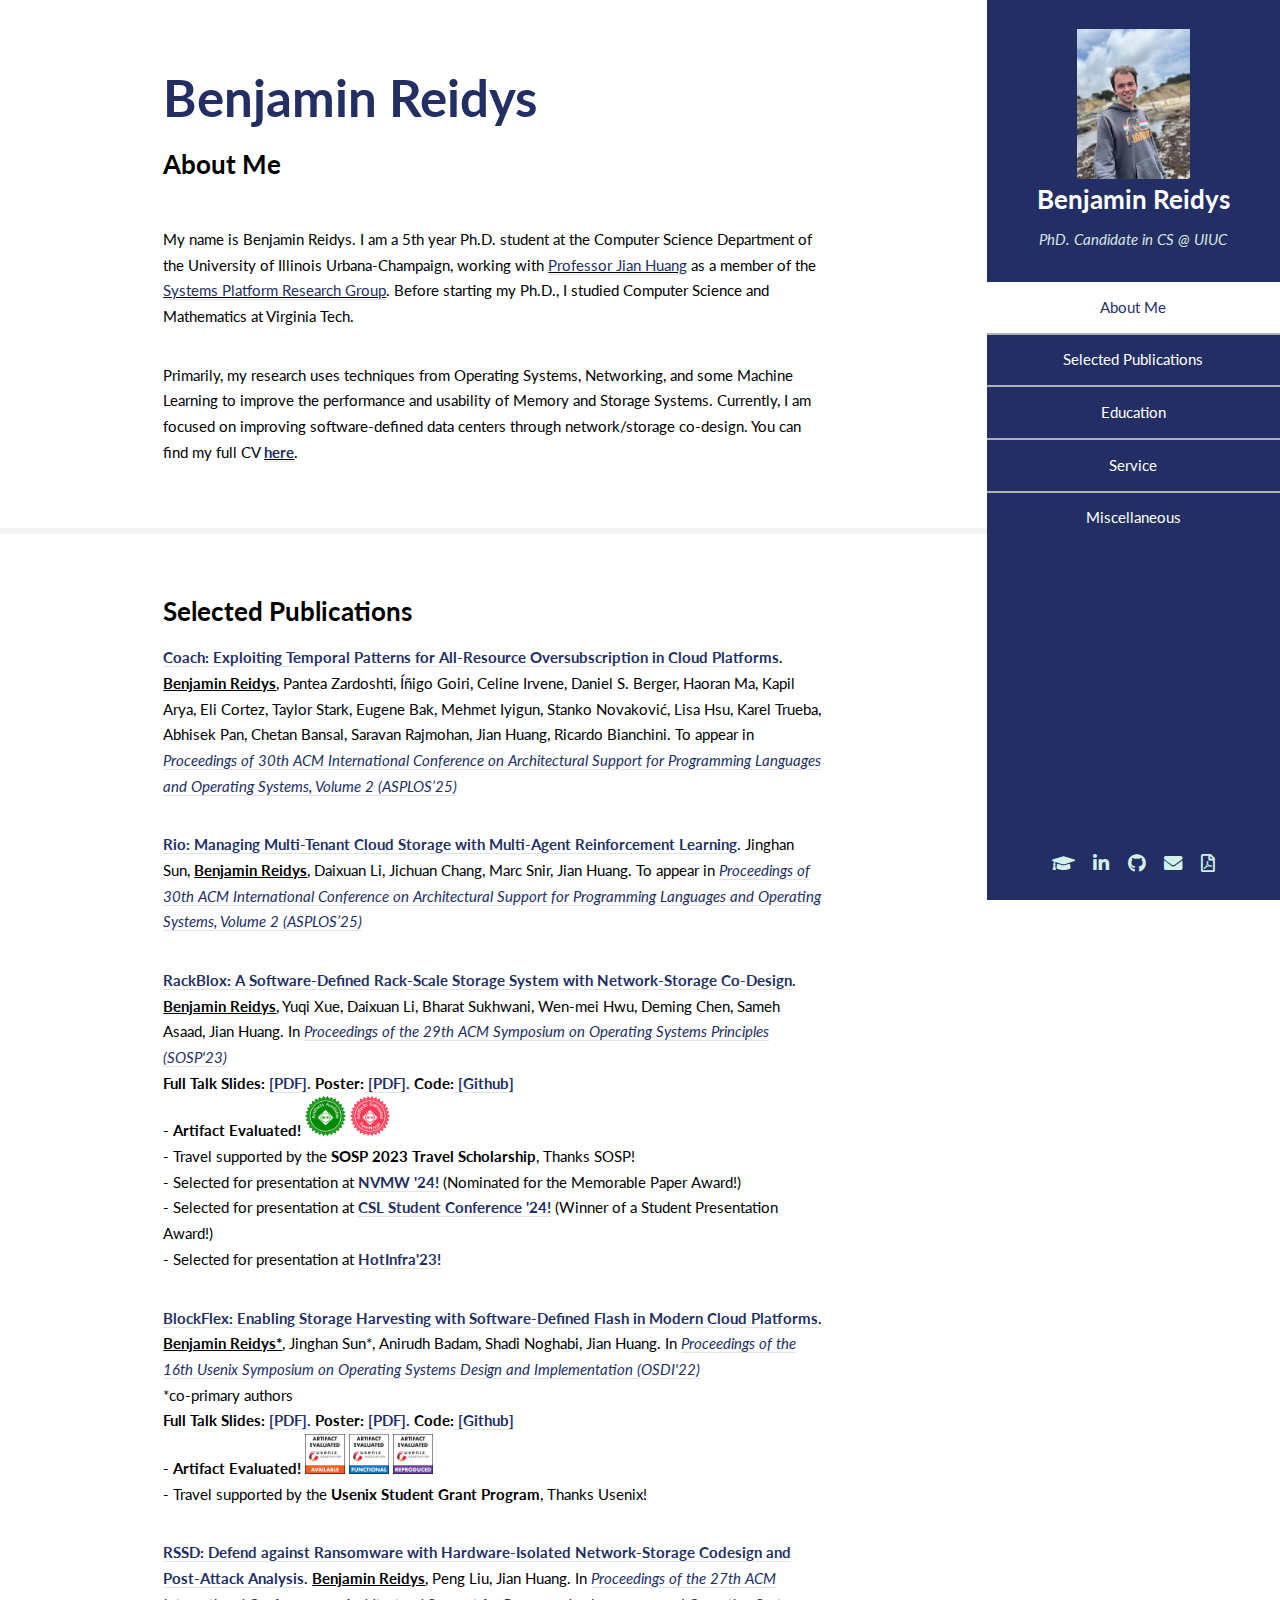
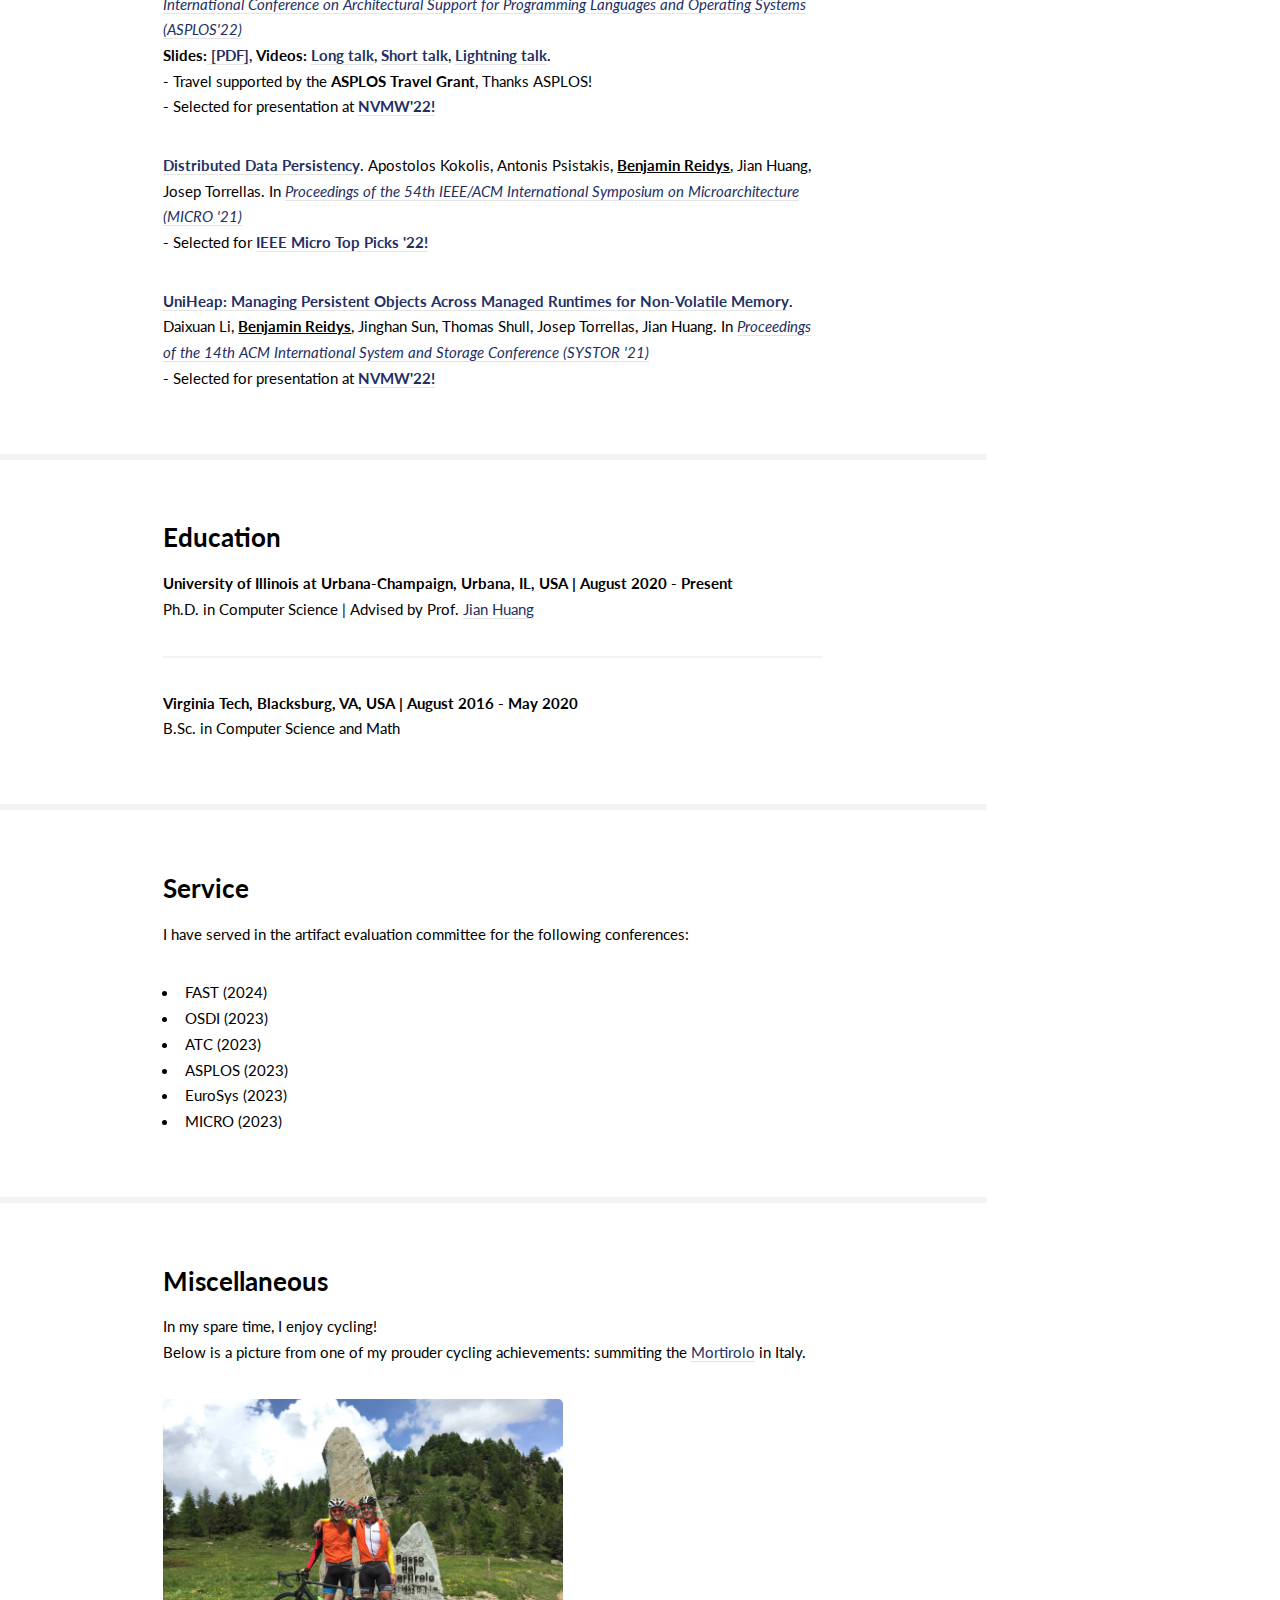
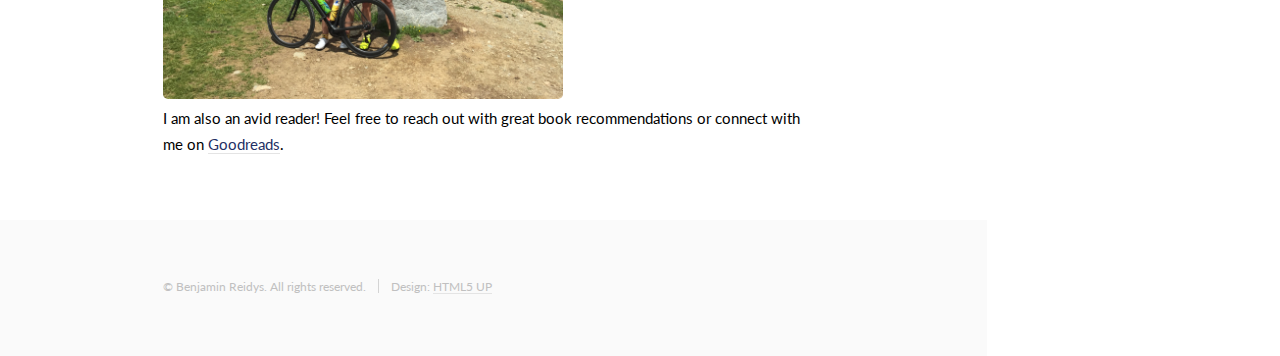
<file: index.html>
<!DOCTYPE HTML>
<!--
	Read Only by HTML5 UP
	html5up.net | @ajlkn
	Free for personal and commercial use under the CCA 3.0 license (html5up.net/license)
-->
<html>
	<head>
		<title>Benjamin Reidys</title>
		<meta charset="utf-8" />
		<meta name="viewport" content="width=device-width, initial-scale=1, user-scalable=no" />
		<link rel="stylesheet" href="assets/css/main.css" />
	</head>
	<body class="is-preload">

		<!-- Header -->
			<section id="header">
				<header>
					<span class="Ben Picture"><img style="max-height:150px" src="images/ben_new.jpg" alt="Benjamin Picture" /></span>
					<h1 id="logo"><a href="#">Benjamin Reidys</a></h1>
                    <p>PhD. Candidate in CS @ UIUC <br>
                    </p>
				</header>
				<nav id="nav">
					<ul>
						<li><a href="#one" class="active">About Me</a></li>
						<li><a href="#three">Selected Publications</a></li>
						<li><a href="#four">Education</a></li>
						<li><a href="#five">Service</a></li>
						<li><a href="#six">Miscellaneous</a></li>
					</ul>
				</nav>
				<footer>
					<ul class="icons">
						<li><a href="https://scholar.google.com/citations?user=eONyu-sAAAAJ&hl=en" class="icon solid fa-graduation-cap"><span class="label">Google Scholar</span></a></li>
						<li><a href="https://www.linkedin.com/in/benjamin-reidys-89a802170/" class="icon brands fa-linkedin-in"><span class="label">LinkedIn</span></a></li>
						<li><a href="https://github.com/breidys2" class="icon brands fa-github"><span class="label">Github</span></a></li>
						<li><a href="mailto:breidys2@illinois.edu" class="icon solid fa-envelope"><span class="label">Email</span></a></li>
						<li><a href="files/cv_redacted.pdf" class="icon fa-file-pdf"><span class="label">CV</span></a></li>
					</ul>
				</footer>
			</section>

		<!-- Wrapper -->
			<div id="wrapper">

				<!-- Main -->
					<div id="main">

						<!-- One -->
							<section id="one">
								<div class="container">
									<header class="major"Benjamin Reidys>
										<h2>Benjamin Reidys</h2>
										<p>About Me</p>
									</header>
									<p>
                                    My name is Benjamin Reidys. I am a 5th year Ph.D. student at the Computer Science Department of the
                                    University of Illinois Urbana-Champaign, working with 
                                    <u><a class="w3-text-black" href=https://jianh.web.engr.illinois.edu/>Professor Jian Huang</a></u> as a member of the 
                                    <u><a class="w3-text-black" href=https://platformxlab.github.io/>Systems Platform Research Group</a></u>.
                                    Before starting my Ph.D., I studied Computer Science and
                                    Mathematics at Virginia Tech.
                                    </p>
                                    <p>
                                      Primarily, my research uses techniques from Operating Systems, Networking, and 
                                      some Machine Learning to improve the performance and usability of Memory and Storage Systems.
                                      Currently, I am focused on improving software-defined data centers through network/storage co-design.
                                      You can find my full CV <u><b><a class="w3-text-black" href="files/cv_redacted.pdf">here</a></b></u>.

                                    </p>

								</div>
							</section>

						<!-- Three -->
							<section id="three">
								<div class="container">
									<h3>Selected Publications</h3>
                                    <p class=""><b><a href="">Coach: Exploiting Temporal Patterns for All-Resource Oversubscription in Cloud Platforms</a></b>.
                                            <u><b>Benjamin Reidys</b></u>, Pantea Zardoshti, &Iacute;&ntilde;igo Goiri, Celine Irvene, Daniel S. Berger, Haoran
                                            Ma, Kapil Arya, Eli Cortez, Taylor Stark, Eugene Bak, Mehmet Iyigun, Stanko Novakovi&cacute;, Lisa Hsu,
                                            Karel Trueba, Abhisek Pan, Chetan Bansal, Saravan Rajmohan, Jian Huang, Ricardo Bianchini.
                                            To appear in <a
                                                href="https://www.asplos-conference.org/asplos2025/"><i>Proceedings of 30th ACM International Conference on Architectural Support for Programming Languages and Operating Systems, Volume 2 (ASPLOS’25) </i></a>
                                        </p>
                                    <p class=""><b><a href="">Rio: Managing Multi-Tenant Cloud Storage with Multi-Agent Reinforcement Learning</a></b>.
                                            Jinghan Sun, <u><b>Benjamin Reidys</b></u>, Daixuan Li, Jichuan Chang, Marc Snir, Jian Huang.
                                            To appear in <a
                                                href="https://www.asplos-conference.org/asplos2025/"><i>Proceedings of 30th ACM International Conference on Architectural Support for Programming Languages and Operating Systems, Volume 2 (ASPLOS’25) </i></a>
                                        </p>
                                    <!--
                                    <p class=""><b><a href="https://ieeexplore.ieee.org/document/10609695">HADES: Hardware-Assisted Distributed Transaction in the Age of Fast Networks & SmartNICs</a></b>.
                                            Apostolos Kokolis, Antonis Psistakis, <u><b>Benjamin Reidys</b></u>, Jian Huang, Josep Torrellas.
                                            In <a href="https://www.iscaconf.org/isca2024/program/"><i>Proceedings of the 51st Annual International Symposium on Computer Architecture (ISCA’24)</i></a>
                                        </p>
                                    -->
                                    <p class=""><b><a href=https://dl.acm.org/doi/10.1145/3600006.3613170>RackBlox: A Software-Defined Rack-Scale Storage System with Network-Storage Co-Design</a></b>.
                                            <u><b>Benjamin Reidys</b></u>, Yuqi Xue, Daixuan Li, Bharat Sukhwani, Wen-mei Hwu, Deming Chen, Sameh Asaad, Jian Huang.
                                            In <a href=https://sosp2023.mpi-sws.org/program.html><i>Proceedings of the 29th ACM Symposium on Operating Systems Principles
                                                    (SOSP'23)</i></a>
                                            <br> <b>Full Talk Slides:</b><b><a class="w3-text-indigo"
                                              href="rackblox_sosp_slides.pdf"> [PDF].</a></b>
                                            <b>Poster:</b><b><a class="w3-text-indigo" href="rb_sosp_poster.pdf"> [PDF].</a></b> 
                                            <b>Code:</b><b><a class="w3-text-indigo" href="https://github.com/breidys2/rackblox"> [Github]</a></b> 
                                            <br><b>- Artifact Evaluated!</b>
                                        <img src="images/acm_available.jpg" style="max-height: 40px;" alt="Badge Available">
                                        <img src="images/acm_functional.jpg" style="max-height: 40px;" alt="Badge Functional">
                                            <br> - Travel supported by the <b>SOSP 2023 Travel Scholarship</b>, Thanks SOSP!
                                            <br> - Selected for presentation at <b><a class="w3-text-black"
                                                    href="https://studentconference.csl.illinois.edu/systems-and-architecture/"> NVMW
                                                    '24!</a> </b>(Nominated for the Memorable Paper Award!)
                                            <br> - Selected for presentation at <b><a class="w3-text-black"
                                                    href="https://studentconference.csl.illinois.edu/systems-and-architecture/"> CSL Student
                                                    Conference '24!</a> </b>(Winner of a Student Presentation Award!)
                                            <br> - Selected for presentation at <b><a class="w3-text-black" href="https://hotinfra23.github.io/"> HotInfra'23!</a></b>
                                        </p>
                                        <p class=""><b><a href="https://www.usenix.org/conference/osdi22/presentation/reidys"
                                                        >BlockFlex: Enabling Storage Harvesting
                                                with Software-Defined Flash in Modern Cloud Platforms</a></b>. <u><b>Benjamin Reidys*</b></u>, Jinghan Sun*, Anirudh Badam, Shadi Noghabi, Jian Huang.
                                            In <a href=https://www.usenix.org/conference/osdi22><i>Proceedings of the 16th Usenix
                                                    Symposium on Operating Systems Design and Implementation (OSDI'22)</i></a>
                                            <br>*co-primary authors
                                            <br> <b>Full Talk Slides:</b><b><a class="w3-text-indigo"
                                              href="https://drive.google.com/file/d/1KAFlDr00x6zQ-nb4xEYi1_6oEZAuy0wV/view?usp=sharing">
                                              [PDF].</a></b>
                                            <b>Poster:</b><b><a class="w3-text-indigo" href="osdi_poster.pdf"> [PDF].</a></b> 
                                            <b>Code:</b><b><a class="w3-text-indigo" href="https://github.com/platformxlab/blockflex"> [Github]</a></b> 
                                            <br><b>- Artifact Evaluated!</b>
                                        <img src="images/usenixbadges-available.png" style="max-height: 40px;" alt="Badge Available">
                                        <img src="images/usenixbadges-functional.png" style="max-height: 40px;" alt="Badge Functional">
                                        <img src="images/usenixbadges-reproduced.png" style="max-height: 40px;" alt="Badge Reproduced">  
                                        <br> - Travel supported by the <b>Usenix Student Grant Program</b>, Thanks Usenix!
                                        </p>
                                    <!--
                                        <h5 class=""><a href="."
                                        > <b>Understanding and Detecting Deep Memory Persistency Bugs in NVM Programs with
                                        DeepMC</b></a>. <u><b>Benjamin Reidys*</b></u>, Jian Huang.
                                            In <a class="w3-text-indigo"
                                                href="https://ppopp22.sigplan.org/">Proceedings of the 27th ACM SIGPLAN Symposium on Principles and Practice of Parallel Programming (PPoPP'22)</a>
                                            <br> <b>Slides:</b><a class="w3-text-indigo" href="https://docs.google.com/presentation/d/1Td_p52K7StvrUlOh0CYPq9MVlpQch2WO/edit?usp=sharing&ouid=106903160865839504790&rtpof=true&sd=true"><b> Long talk</b></a>, <a class="w3-text-indigo" href="https://docs.google.com/presentation/d/1pVS46lmeLmlxpNoqEH3OQSv5CwnBw7jh/edit?usp=sharing&ouid=106903160865839504790&rtpof=true&sd=true"><b>Short talk</b></a>.
                                            <b>Videos:</b><a class="w3-text-indigo" href="https://drive.google.com/file/d/156rkFNfKzh8wyYdNt1ZDLjpLEQjX-vuY/view?usp=sharing"><b> Long talk</b></a>, <a class="w3-text-indigo" href="https://drive.google.com/file/d/1rBpCPorNc4WSoo1d-9vBy3pjv3grDs5d/view?usp=sharing"><b>Short talk</b></a>.
                                        </h5>
                                    -->
                                        <p class=""><b><a href="https://dl.acm.org/doi/10.1145/3503222.3507773"
                                                        >RSSD: Defend against Ransomware with Hardware-Isolated
                                                Network-Storage Codesign and Post-Attack Analysis</a></b>. <u><b>Benjamin Reidys</b></u>, Peng Liu, Jian Huang.
                                            In <a 
                                                        href=https://asplos-conference.org/2022/><i>Proceedings of the 27th ACM
                                                            International Conference on Architectural Support for Programming
                                                            Languages and Operating Systems (ASPLOS'22)</i></a>
                                            <br> <b>Slides:</b><b><a class="w3-text-indigo"
                                                href="https://drive.google.com/file/d/1ytWsaJSCPfRFnxqUuMcUmwIDwMGFhwz2/view?usp=sharing">
                                                    [PDF]</a></b>, 
                                            <b>Videos:</b><b>
                                            <a class="w3-text-indigo" href="https://drive.google.com/file/d/15PMOtggBIEb0dBcgaC8fsca9K8bWfHDj/view?usp=sharing"> Long talk</a></b>,
                                        <b><a class="w3-text-indigo" href="https://docs.google.com/presentation/d/1AOJxCvBpDgocc1_O3l_vcbEnyj_fIRqe/edit?usp=sharing&ouid=106903160865839504790&rtpof=true&sd=true">Short talk</a></b>,
                                        <b><a class="w3-text-indigo" href="https://drive.google.com/file/d/1wkKNvMtYXKLzbHOtiQFDpEH6fEcDBC_0/view?usp=sharing">Lightning talk</a></b>. 
                                            <br> - Travel supported by the <b>ASPLOS Travel Grant</b>, Thanks ASPLOS!  <br> - Selected for presentation at <b><a class="w3-text-black" href="http://nvmw.ucsd.edu/program/"> NVMW'22!</a></b>
                                        </p>
                                        <p class=""><b><a href="https://dl.acm.org/doi/10.1145/3466752.3480060"
                                                        >Distributed Data Persistency</a></b>. Apostolos Kokolis,
                                            Antonis Psistakis, <u><b>Benjamin Reidys</b></u>, Jian Huang, Josep Torrellas. In <a
                                                        href=https://www.microarch.org/micro54/><i>Proceedings of the 54th
                                                            IEEE/ACM International Symposium on Microarchitecture (MICRO '21)</i></a>
                                            <br> - Selected for <b><a class="w3-text-black"
                                                    href="https://ieeexplore.ieee.org/document/9741337?source=authoralert"> IEEE Micro Top Picks '22!</a></b>
                                        </p>
                                        <p class=""><b><a href=https://dl.acm.org/doi/10.1145/3456727.3463775
                                            >UniHeap: Managing Persistent Objects Across Managed Runtimes
                                                for Non-Volatile Memory</b></a>. Daixuan Li, <u><b>Benjamin Reidys</b></u>, Jinghan Sun,
                                        Thomas Shull, Josep Torrellas, Jian Huang. In <a href=https://www.systor.org/2021/><i>Proceedings of the 14th ACM International
                                                System and Storage Conference (SYSTOR '21)</i></a>
                                        <br> - Selected for presentation at <b><a class="w3-text-black" href="http://nvmw.ucsd.edu/program/"> NVMW'22!</a></b>
                                        </p>
								</div>
							</section>
						<!-- Four -->
							<section id="four">
								<div class="container">
									<h3>Education</h3>
                                    <p>
                                      <b>University of Illinois at Urbana-Champaign, Urbana, IL, USA | August 2020 - Present</b>
                                      <br>
                                      Ph.D. in Computer Science | Advised by Prof. <a href=https://jianh.web.engr.illinois.edu>Jian Huang</a>
                                      <hr>
                                      <b>Virginia Tech, Blacksburg, VA, USA | August 2016 - May 2020</b>
                                      <br>
                                      B.Sc. in Computer Science and Math
                                      </p>
								</div>
							</section>

						<!-- Five -->
							<section id="five">
								<div class="container">
									<h3>Service</h3>
									<p>I have served in the artifact evaluation committee for the following conferences:
                                    <ul>
                                        <li>FAST (2024)</li>
                                        <li>OSDI (2023)</li>
                                        <li>ATC (2023)</li>
                                        <li>ASPLOS (2023)</li>
                                        <li>EuroSys (2023)</li>
                                        <li>MICRO (2023)</li>
                                    </ul></p>
								</div>
							</section>
						<!-- Six -->
							<section id="six">
								<div class="container">
									<h3>Miscellaneous</h3>
                                    <p>In my spare time, I enjoy cycling! <br>
                                    Below is a picture from one of my prouder cycling achievements: summiting 
                                    the <a href="https://climbfinder.com/en/climbs/mortirolo">Mortirolo</a> in Italy.</p>
                                    <a href="#" class="image"><img style="max-height:300px" src="images/mortirolo.JPG" alt="" /></a>
                                    <p> I am also an avid reader! Feel free to reach out with great book recommendations or connect with me on 
                                    <a href="https://www.goodreads.com/user/show/150851791-benjamin-reidys">Goodreads</a>.
								</div>
							</section>
						<!-- Five -->
						<!--
							<section id="five">
								<div class="container">
									<h3>Elements</h3>

									<section>
										<h4>Text</h4>
										<p>This is <b>bold</b> and this is <strong>strong</strong>. This is <i>italic</i> and this is <em>emphasized</em>.
										This is <sup>superscript</sup> text and this is <sub>subscript</sub> text.
										This is <u>underlined</u> and this is code: <code>for (;;) { ... }</code>. Finally, <a href="#">this is a link</a>.</p>
										<hr />
										<header>
											<h4>Heading with a Subtitle</h4>
											<p>Lorem ipsum dolor sit amet nullam id egestas urna aliquam</p>
										</header>
										<p>Nunc lacinia ante nunc ac lobortis. Interdum adipiscing gravida odio porttitor sem non mi integer non faucibus ornare mi ut ante amet placerat aliquet. Volutpat eu sed ante lacinia sapien lorem accumsan varius montes viverra nibh in adipiscing blandit tempus accumsan.</p>
										<header>
											<h5>Heading with a Subtitle</h5>
											<p>Lorem ipsum dolor sit amet nullam id egestas urna aliquam</p>
										</header>
										<p>Nunc lacinia ante nunc ac lobortis. Interdum adipiscing gravida odio porttitor sem non mi integer non faucibus ornare mi ut ante amet placerat aliquet. Volutpat eu sed ante lacinia sapien lorem accumsan varius montes viverra nibh in adipiscing blandit tempus accumsan.</p>
										<hr />
										<h2>Heading Level 2</h2>
										<h3>Heading Level 3</h3>
										<h4>Heading Level 4</h4>
										<h5>Heading Level 5</h5>
										<h6>Heading Level 6</h6>
										<hr />
										<h5>Blockquote</h5>
										<blockquote>Fringilla nisl. Donec accumsan interdum nisi, quis tincidunt felis sagittis eget tempus euismod. Vestibulum ante ipsum primis in faucibus vestibulum. Blandit adipiscing eu felis iaculis volutpat ac adipiscing accumsan faucibus. Vestibulum ante ipsum primis in faucibus lorem ipsum dolor sit amet nullam adipiscing eu felis.</blockquote>
										<h5>Preformatted</h5>
										<pre><code>i = 0;

while (!deck.isInOrder()) {
    print 'Iteration ' + i;
    deck.shuffle();
    i++;
}

print 'It took ' + i + ' iterations to sort the deck.';</code></pre>
									</section>

									<section>
										<h4>Lists</h4>
										<div class="row">
											<div class="col-6 col-12-xsmall">
												<h5>Unordered</h5>
												<ul>
													<li>Dolor pulvinar etiam magna etiam.</li>
													<li>Sagittis adipiscing lorem eleifend.</li>
													<li>Felis enim feugiat dolore viverra.</li>
												</ul>
												<h5>Alternate</h5>
												<ul class="alt">
													<li>Dolor pulvinar etiam magna etiam.</li>
													<li>Sagittis adipiscing lorem eleifend.</li>
													<li>Felis enim feugiat dolore viverra.</li>
												</ul>
											</div>
											<div class="col-6 col-12-xsmall">
												<h5>Ordered</h5>
												<ol>
													<li>Dolor pulvinar etiam magna etiam.</li>
													<li>Etiam vel felis at lorem sed viverra.</li>
													<li>Felis enim feugiat dolore viverra.</li>
													<li>Dolor pulvinar etiam magna etiam.</li>
													<li>Etiam vel felis at lorem sed viverra.</li>
													<li>Felis enim feugiat dolore viverra.</li>
												</ol>
												<h5>Icons</h5>
												<ul class="icons">
													<li><a href="#" class="icon brands fa-twitter"><span class="label">Twitter</span></a></li>
													<li><a href="#" class="icon brands fa-facebook-f"><span class="label">Facebook</span></a></li>
													<li><a href="#" class="icon brands fa-instagram"><span class="label">Instagram</span></a></li>
													<li><a href="#" class="icon brands fa-github"><span class="label">Github</span></a></li>
													<li><a href="#" class="icon brands fa-dribbble"><span class="label">Dribbble</span></a></li>
													<li><a href="#" class="icon brands fa-tumblr"><span class="label">Tumblr</span></a></li>
												</ul>
											</div>
										</div>
										<h5>Actions</h5>
										<ul class="actions">
											<li><a href="#" class="button primary">Default</a></li>
											<li><a href="#" class="button">Default</a></li>
											<li><a href="#" class="button alt">Default</a></li>
										</ul>
										<ul class="actions small">
											<li><a href="#" class="button primary small">Small</a></li>
											<li><a href="#" class="button small">Small</a></li>
											<li><a href="#" class="button alt small">Small</a></li>
										</ul>
										<div class="row">
											<div class="col-3 col-6-medium col-12-xsmall">
												<ul class="actions stacked">
													<li><a href="#" class="button primary">Default</a></li>
													<li><a href="#" class="button">Default</a></li>
													<li><a href="#" class="button alt">Default</a></li>
												</ul>
											</div>
											<div class="col-3 col-6 col-12-xsmall">
												<ul class="actions stacked">
													<li><a href="#" class="button primary small">Small</a></li>
													<li><a href="#" class="button small">Small</a></li>
													<li><a href="#" class="button alt small">Small</a></li>
												</ul>
											</div>
											<div class="col-3 col-6-medium col-12-xsmall">
												<ul class="actions stacked">
													<li><a href="#" class="button primary fit">Default</a></li>
													<li><a href="#" class="button fit">Default</a></li>
													<li><a href="#" class="button alt fit">Default</a></li>
												</ul>
											</div>
											<div class="col-3 col-6-medium col-12-xsmall">
												<ul class="actions stacked">
													<li><a href="#" class="button primary small fit">Small</a></li>
													<li><a href="#" class="button small fit">Small</a></li>
													<li><a href="#" class="button alt small fit">Small</a></li>
												</ul>
											</div>
										</div>
									</section>

									<section>
										<h4>Table</h4>
										<h5>Default</h5>
										<div class="table-wrapper">
											<table>
												<thead>
													<tr>
														<th>Name</th>
														<th>Description</th>
														<th>Price</th>
													</tr>
												</thead>
												<tbody>
													<tr>
														<td>Item One</td>
														<td>Ante turpis integer aliquet porttitor.</td>
														<td>29.99</td>
													</tr>
													<tr>
														<td>Item Two</td>
														<td>Vis ac commodo adipiscing arcu aliquet.</td>
														<td>19.99</td>
													</tr>
													<tr>
														<td>Item Three</td>
														<td> Morbi faucibus arcu accumsan lorem.</td>
														<td>29.99</td>
													</tr>
													<tr>
														<td>Item Four</td>
														<td>Vitae integer tempus condimentum.</td>
														<td>19.99</td>
													</tr>
													<tr>
														<td>Item Five</td>
														<td>Ante turpis integer aliquet porttitor.</td>
														<td>29.99</td>
													</tr>
												</tbody>
												<tfoot>
													<tr>
														<td colspan="2"></td>
														<td>100.00</td>
													</tr>
												</tfoot>
											</table>
										</div>

										<h5>Alternate</h5>
										<div class="table-wrapper">
											<table class="alt">
												<thead>
													<tr>
														<th>Name</th>
														<th>Description</th>
														<th>Price</th>
													</tr>
												</thead>
												<tbody>
													<tr>
														<td>Item One</td>
														<td>Ante turpis integer aliquet porttitor.</td>
														<td>29.99</td>
													</tr>
													<tr>
														<td>Item Two</td>
														<td>Vis ac commodo adipiscing arcu aliquet.</td>
														<td>19.99</td>
													</tr>
													<tr>
														<td>Item Three</td>
														<td> Morbi faucibus arcu accumsan lorem.</td>
														<td>29.99</td>
													</tr>
													<tr>
														<td>Item Four</td>
														<td>Vitae integer tempus condimentum.</td>
														<td>19.99</td>
													</tr>
													<tr>
														<td>Item Five</td>
														<td>Ante turpis integer aliquet porttitor.</td>
														<td>29.99</td>
													</tr>
												</tbody>
												<tfoot>
													<tr>
														<td colspan="2"></td>
														<td>100.00</td>
													</tr>
												</tfoot>
											</table>
										</div>
									</section>

									<section>
										<h4>Buttons</h4>
										<ul class="actions">
											<li><a href="#" class="button primary">Primary</a></li>
											<li><a href="#" class="button">Default</a></li>
											<li><a href="#" class="button alt">Alternate</a></li>
										</ul>
										<ul class="actions">
											<li><a href="#" class="button primary large">Large</a></li>
											<li><a href="#" class="button">Default</a></li>
											<li><a href="#" class="button alt small">Small</a></li>
										</ul>
										<ul class="actions fit">
											<li><a href="#" class="button primary fit">Fit</a></li>
											<li><a href="#" class="button fit">Fit</a></li>
											<li><a href="#" class="button alt fit">Fit</a></li>
										</ul>
										<ul class="actions fit small">
											<li><a href="#" class="button primary fit small">Fit + Small</a></li>
											<li><a href="#" class="button fit small">Fit + Small</a></li>
											<li><a href="#" class="button alt fit small">Fit + Small</a></li>
										</ul>
										<ul class="actions">
											<li><a href="#" class="button primary icon solid fa-download">Icon</a></li>
											<li><a href="#" class="button icon solid fa-download">Icon</a></li>
											<li><a href="#" class="button alt icon solid fa-check">Icon</a></li>
										</ul>
										<ul class="actions">
											<li><span class="button primary disabled">Primary</span></li>
											<li><span class="button disabled">Default</span></li>
											<li><span class="button alt disabled">Alternate</span></li>
										</ul>
									</section>

									<section>
										<h4>Form</h4>
										<form method="post" action="#">
											<div class="row gtr-uniform">
												<div class="col-6 col-12-xsmall">
													<input type="text" name="demo-name" id="demo-name" value="" placeholder="Name" />
												</div>
												<div class="col-6 col-12-xsmall">
													<input type="email" name="demo-email" id="demo-email" value="" placeholder="Email" />
												</div>
												<div class="col-12">
													<select name="demo-category" id="demo-category">
														<option value="">- Category -</option>
														<option value="1">Manufacturing</option>
														<option value="1">Shipping</option>
														<option value="1">Administration</option>
														<option value="1">Human Resources</option>
													</select>
												</div>
												<div class="col-4 col-12-medium">
													<input type="radio" id="demo-priority-low" name="demo-priority" checked>
													<label for="demo-priority-low">Low Priority</label>
												</div>
												<div class="col-4 col-12-medium">
													<input type="radio" id="demo-priority-normal" name="demo-priority">
													<label for="demo-priority-normal">Normal Priority</label>
												</div>
												<div class="col-4 col-12-medium">
													<input type="radio" id="demo-priority-high" name="demo-priority">
													<label for="demo-priority-high">High Priority</label>
												</div>
												<div class="col-6 col-12-medium">
													<input type="checkbox" id="demo-copy" name="demo-copy">
													<label for="demo-copy">Email me a copy of this message</label>
												</div>
												<div class="col-6 col-12-medium">
													<input type="checkbox" id="demo-human" name="demo-human" checked>
													<label for="demo-human">I am a human and not a robot</label>
												</div>
												<div class="col-12">
													<textarea name="demo-message" id="demo-message" placeholder="Enter your message" rows="6"></textarea>
												</div>
												<div class="col-12">
													<ul class="actions">
														<li><input type="submit" value="Send Message" /></li>
														<li><input type="reset" value="Reset" class="alt" /></li>
													</ul>
												</div>
											</div>
										</form>
									</section>

									<section>
										<h4>Image</h4>
										<h5>Fit</h5>
										<span class="image fit"><img src="images/banner.jpg" alt="" /></span>
										<div class="box alt">
											<div class="row gtr-50 gtr-uniform">
												<div class="col-4"><span class="image fit"><img src="images/pic01.jpg" alt="" /></span></div>
												<div class="col-4"><span class="image fit"><img src="images/pic02.jpg" alt="" /></span></div>
												<div class="col-4"><span class="image fit"><img src="images/pic03.jpg" alt="" /></span></div>
												<div class="col-4"><span class="image fit"><img src="images/pic02.jpg" alt="" /></span></div>
												<div class="col-4"><span class="image fit"><img src="images/pic03.jpg" alt="" /></span></div>
												<div class="col-4"><span class="image fit"><img src="images/pic01.jpg" alt="" /></span></div>
												<div class="col-4"><span class="image fit"><img src="images/pic03.jpg" alt="" /></span></div>
												<div class="col-4"><span class="image fit"><img src="images/pic01.jpg" alt="" /></span></div>
												<div class="col-4"><span class="image fit"><img src="images/pic02.jpg" alt="" /></span></div>
											</div>
										</div>
										<h5>Left &amp; Right</h5>
										<p><span class="image left"><img src="images/avatar.jpg" alt="" /></span>Fringilla nisl. Donec accumsan interdum nisi, quis tincidunt felis sagittis eget. tempus euismod. Vestibulum ante ipsum primis in faucibus vestibulum. Blandit adipiscing eu felis iaculis volutpat ac adipiscing accumsan eu faucibus. Integer ac pellentesque praesent tincidunt felis sagittis eget. tempus euismod. Vestibulum ante ipsum primis in faucibus vestibulum. Blandit adipiscing eu felis iaculis volutpat ac adipiscing accumsan eu faucibus. Integer ac pellentesque praesent. Donec accumsan interdum nisi, quis tincidunt felis sagittis eget. tempus euismod. Vestibulum ante ipsum primis in faucibus vestibulum. Blandit adipiscing eu felis iaculis volutpat ac adipiscing accumsan eu faucibus. Integer ac pellentesque praesent tincidunt felis sagittis eget. tempus euismod. Vestibulum ante ipsum primis in faucibus vestibulum. Blandit adipiscing eu felis iaculis volutpat ac adipiscing accumsan eu faucibus. Integer ac pellentesque praesent.</p>
										<p><span class="image right"><img src="images/avatar.jpg" alt="" /></span>Fringilla nisl. Donec accumsan interdum nisi, quis tincidunt felis sagittis eget. tempus euismod. Vestibulum ante ipsum primis in faucibus vestibulum. Blandit adipiscing eu felis iaculis volutpat ac adipiscing accumsan eu faucibus. Integer ac pellentesque praesent tincidunt felis sagittis eget. tempus euismod. Vestibulum ante ipsum primis in faucibus vestibulum. Blandit adipiscing eu felis iaculis volutpat ac adipiscing accumsan eu faucibus. Integer ac pellentesque praesent. Donec accumsan interdum nisi, quis tincidunt felis sagittis eget. tempus euismod. Vestibulum ante ipsum primis in faucibus vestibulum. Blandit adipiscing eu felis iaculis volutpat ac adipiscing accumsan eu faucibus. Integer ac pellentesque praesent tincidunt felis sagittis eget. tempus euismod. Vestibulum ante ipsum primis in faucibus vestibulum. Blandit adipiscing eu felis iaculis volutpat ac adipiscing accumsan eu faucibus. Integer ac pellentesque praesent.</p>
									</section>

								</div>
							</section>
						-->

					</div>

				<!-- Footer -->
					<section id="footer">
						<div class="container">
							<ul class="copyright">
								<li>&copy; Benjamin Reidys. All rights reserved.</li><li>Design: <a href="http://html5up.net">HTML5 UP</a></li>
							</ul>
						</div>
					</section>

			</div>

		<!-- Scripts -->
			<script src="assets/js/jquery.min.js"></script>
			<script src="assets/js/jquery.scrollex.min.js"></script>
			<script src="assets/js/jquery.scrolly.min.js"></script>
			<script src="assets/js/browser.min.js"></script>
			<script src="assets/js/breakpoints.min.js"></script>
			<script src="assets/js/util.js"></script>
			<script src="assets/js/main.js"></script>

	</body>
</html>
</file>
<file: assets/css/main.css>
@import url("fontawesome-all.min.css");
@import url("https://fonts.googleapis.com/css?family=Lato:400,400italic,700,700italic|Source+Code+Pro:400");

/*
	Read Only by HTML5 UP
	html5up.net | @ajlkn
	Free for personal and commercial use under the CCA 3.0 license (html5up.net/license)
*/

html, body, div, span, applet, object,
iframe, h1, h2, h3, h4, h5, h6, p, blockquote,
pre, a, abbr, acronym, address, big, cite,
code, del, dfn, em, img, ins, kbd, q, s, samp,
small, strike, strong, sub, sup, tt, var, b,
u, i, center, dl, dt, dd, ol, ul, li, fieldset,
form, label, legend, table, caption, tbody,
tfoot, thead, tr, th, td, article, aside,
canvas, details, embed, figure, figcaption,
footer, header, hgroup, menu, nav, output, ruby,
section, summary, time, mark, audio, video {
	margin: 0;
	padding: 0;
	border: 0;
	font-size: 100%;
	font: inherit;
	vertical-align: baseline;}

article, aside, details, figcaption, figure,
footer, header, hgroup, menu, nav, section {
	display: block;}

body {
	line-height: 1;
}

ol, ul {
	list-style: none;
}

blockquote, q {
	quotes: none;
}

	blockquote:before, blockquote:after, q:before, q:after {
		content: '';
		content: none;
	}

table {
	border-collapse: collapse;
	border-spacing: 0;
}

body {
	-webkit-text-size-adjust: none;
}

mark {
	background-color: transparent;
	color: inherit;
}

input::-moz-focus-inner {
	border: 0;
	padding: 0;
}

input, select, textarea {
	-moz-appearance: none;
	-webkit-appearance: none;
	-ms-appearance: none;
	appearance: none;
}

/* Basic */

	html {
		box-sizing: border-box;
	}

	*, *:before, *:after {
		box-sizing: inherit;
	}

	body {
		background: #fff;
	}

		body.is-preload *, body.is-preload *:before, body.is-preload *:after {
			-moz-animation: none !important;
			-webkit-animation: none !important;
			-ms-animation: none !important;
			animation: none !important;
			-moz-transition: none !important;
			-webkit-transition: none !important;
			-ms-transition: none !important;
			transition: none !important;
		}

	body, input, select, textarea {
		color: #000000;
		font-family: "Lato", sans-serif;
		font-size: 16pt;
		font-weight: 400;
		line-height: 1.75em;
	}


	strong, b {
		color: #000000;
		font-weight: 700;
	}
	a {
		-moz-transition: color 0.2s ease-in-out, border-color 0.2s ease-in-out;
		-webkit-transition: color 0.2s ease-in-out, border-color 0.2s ease-in-out;
		-ms-transition: color 0.2s ease-in-out, border-color 0.2s ease-in-out;
		transition: color 0.2s ease-in-out, border-color 0.2s ease-in-out;
		border-bottom: solid 1px #e4e4e4;
		color: #232f64;
		text-decoration: none;
	}

		a:hover {
			border-bottom-color: transparent;
			color: #232f64 !important;
		}

	em, i {
		font-style: italic;
	}

	p {
		margin: 0 0 2.25em 0;
	}

	h1, h2, h3, h4, h5, h6 {
		color: #000000;
		font-weight: 700;
		line-height: 1em;
		margin: 0 0 0.5625em 0;
	}

		h1 a, h2 a, h3 a, h4 a, h5 a, h6 a {
			border: 0;
			color: inherit;
			text-decoration: none;
		}

	h2 {
		font-size: 2em;
		line-height: 1.5em;
	}

	h3 {
		font-size: 1.75em;
		line-height: 1.5em;
	}

	h4 {
		font-size: 1.25em;
		line-height: 1.5em;
	}

	h5 {
		font-size: 0.9em;
		line-height: 1.5em;
	}

	h6 {
		font-size: 0.7em;
		line-height: 1.5em;
	}

	sub {
		font-size: 0.8em;
		position: relative;
		top: 0.5em;
	}

	sup {
		font-size: 0.8em;
		position: relative;
		top: -0.5em;
	}

	hr {
		border: 0;
		border-bottom: solid 2px #f4f4f4;
		margin: 2.25em 0;
	}

		hr.major {
			margin: 3.375em 0;
		}

	blockquote {
		border-left: solid 8px #e4e4e4;
		font-style: italic;
		margin: 0 0 2.25em 0;
		padding: 0.5em 0 0.5em 2em;
	}

	code {
		background: #555;
		border-radius: 5px;
		color: #fff;
		font-family: "Source Code Pro", monospace;
		font-size: 0.9em;
		margin: 0 0.25em;
		padding: 0.25em 0.65em;
	}

	pre {
		font-family: "Source Code Pro", monospace;
		font-size: 0.9em;
		margin: 0 0 2.25em 0;
	}

		pre code {
			-webkit-overflow-scrolling: touch;
			display: block;
			line-height: 1.5em;
			overflow-x: auto;
			padding: 1em 1.5em;
		}

	.align-left {
		text-align: left;
	}

	.align-center {
		text-align: center;
	}

	.align-right {
		text-align: right;
	}

/* Row */

	.row {
		display: flex;
		flex-wrap: wrap;
		box-sizing: border-box;
		align-items: stretch;
	}

		.row > * {
			box-sizing: border-box;
		}

		.row.gtr-uniform > * > :last-child {
			margin-bottom: 0;
		}

		.row.aln-left {
			justify-content: flex-start;
		}

		.row.aln-center {
			justify-content: center;
		}

		.row.aln-right {
			justify-content: flex-end;
		}

		.row.aln-top {
			align-items: flex-start;
		}

		.row.aln-middle {
			align-items: center;
		}

		.row.aln-bottom {
			align-items: flex-end;
		}

		.row > .imp {
			order: -1;
		}

		.row > .col-1 {
			width: 8.33333%;
		}

		.row > .off-1 {
			margin-left: 8.33333%;
		}

		.row > .col-2 {
			width: 16.66667%;
		}

		.row > .off-2 {
			margin-left: 16.66667%;
		}

		.row > .col-3 {
			width: 25%;
		}

		.row > .off-3 {
			margin-left: 25%;
		}

		.row > .col-4 {
			width: 33.33333%;
		}

		.row > .off-4 {
			margin-left: 33.33333%;
		}

		.row > .col-5 {
			width: 41.66667%;
		}

		.row > .off-5 {
			margin-left: 41.66667%;
		}

		.row > .col-6 {
			width: 50%;
		}

		.row > .off-6 {
			margin-left: 50%;
		}

		.row > .col-7 {
			width: 58.33333%;
		}

		.row > .off-7 {
			margin-left: 58.33333%;
		}

		.row > .col-8 {
			width: 66.66667%;
		}

		.row > .off-8 {
			margin-left: 66.66667%;
		}

		.row > .col-9 {
			width: 75%;
		}

		.row > .off-9 {
			margin-left: 75%;
		}

		.row > .col-10 {
			width: 83.33333%;
		}

		.row > .off-10 {
			margin-left: 83.33333%;
		}

		.row > .col-11 {
			width: 91.66667%;
		}

		.row > .off-11 {
			margin-left: 91.66667%;
		}

		.row > .col-12 {
			width: 100%;
		}

		.row > .off-12 {
			margin-left: 100%;
		}

		.row.gtr-0 {
			margin-top: 0;
			margin-left: 0em;
		}

			.row.gtr-0 > * {
				padding: 0 0 0 0em;
			}

			.row.gtr-0.gtr-uniform {
				margin-top: 0em;
			}

				.row.gtr-0.gtr-uniform > * {
					padding-top: 0em;
				}

		.row.gtr-25 {
			margin-top: 0;
			margin-left: -0.5em;
		}

			.row.gtr-25 > * {
				padding: 0 0 0 0.5em;
			}

			.row.gtr-25.gtr-uniform {
				margin-top: -0.5em;
			}

				.row.gtr-25.gtr-uniform > * {
					padding-top: 0.5em;
				}

		.row.gtr-50 {
			margin-top: 0;
			margin-left: -1em;
		}

			.row.gtr-50 > * {
				padding: 0 0 0 1em;
			}

			.row.gtr-50.gtr-uniform {
				margin-top: -1em;
			}

				.row.gtr-50.gtr-uniform > * {
					padding-top: 1em;
				}

		.row {
			margin-top: 0;
			margin-left: -2em;
		}

			.row > * {
				padding: 0 0 0 2em;
			}

			.row.gtr-uniform {
				margin-top: -2em;
			}

				.row.gtr-uniform > * {
					padding-top: 2em;
				}

		.row.gtr-150 {
			margin-top: 0;
			margin-left: -3em;
		}

			.row.gtr-150 > * {
				padding: 0 0 0 3em;
			}

			.row.gtr-150.gtr-uniform {
				margin-top: -3em;
			}

				.row.gtr-150.gtr-uniform > * {
					padding-top: 3em;
				}

		.row.gtr-200 {
			margin-top: 0;
			margin-left: -4em;
		}

			.row.gtr-200 > * {
				padding: 0 0 0 4em;
			}

			.row.gtr-200.gtr-uniform {
				margin-top: -4em;
			}

				.row.gtr-200.gtr-uniform > * {
					padding-top: 4em;
				}

		@media screen and (max-width: 1680px) {

			.row {
				display: flex;
				flex-wrap: wrap;
				box-sizing: border-box;
				align-items: stretch;
			}

				.row > * {
					box-sizing: border-box;
				}

				.row.gtr-uniform > * > :last-child {
					margin-bottom: 0;
				}

				.row.aln-left {
					justify-content: flex-start;
				}

				.row.aln-center {
					justify-content: center;
				}

				.row.aln-right {
					justify-content: flex-end;
				}

				.row.aln-top {
					align-items: flex-start;
				}

				.row.aln-middle {
					align-items: center;
				}

				.row.aln-bottom {
					align-items: flex-end;
				}

				.row > .imp-xlarge {
					order: -1;
				}

				.row > .col-1-xlarge {
					width: 8.33333%;
				}

				.row > .off-1-xlarge {
					margin-left: 8.33333%;
				}

				.row > .col-2-xlarge {
					width: 16.66667%;
				}

				.row > .off-2-xlarge {
					margin-left: 16.66667%;
				}

				.row > .col-3-xlarge {
					width: 25%;
				}

				.row > .off-3-xlarge {
					margin-left: 25%;
				}

				.row > .col-4-xlarge {
					width: 33.33333%;
				}

				.row > .off-4-xlarge {
					margin-left: 33.33333%;
				}

				.row > .col-5-xlarge {
					width: 41.66667%;
				}

				.row > .off-5-xlarge {
					margin-left: 41.66667%;
				}

				.row > .col-6-xlarge {
					width: 50%;
				}

				.row > .off-6-xlarge {
					margin-left: 50%;
				}

				.row > .col-7-xlarge {
					width: 58.33333%;
				}

				.row > .off-7-xlarge {
					margin-left: 58.33333%;
				}

				.row > .col-8-xlarge {
					width: 66.66667%;
				}

				.row > .off-8-xlarge {
					margin-left: 66.66667%;
				}

				.row > .col-9-xlarge {
					width: 75%;
				}

				.row > .off-9-xlarge {
					margin-left: 75%;
				}

				.row > .col-10-xlarge {
					width: 83.33333%;
				}

				.row > .off-10-xlarge {
					margin-left: 83.33333%;
				}

				.row > .col-11-xlarge {
					width: 91.66667%;
				}

				.row > .off-11-xlarge {
					margin-left: 91.66667%;
				}

				.row > .col-12-xlarge {
					width: 100%;
				}

				.row > .off-12-xlarge {
					margin-left: 100%;
				}

				.row.gtr-0 {
					margin-top: 0;
					margin-left: 0em;
				}

					.row.gtr-0 > * {
						padding: 0 0 0 0em;
					}

					.row.gtr-0.gtr-uniform {
						margin-top: 0em;
					}

						.row.gtr-0.gtr-uniform > * {
							padding-top: 0em;
						}

				.row.gtr-25 {
					margin-top: 0;
					margin-left: -0.5em;
				}

					.row.gtr-25 > * {
						padding: 0 0 0 0.5em;
					}

					.row.gtr-25.gtr-uniform {
						margin-top: -0.5em;
					}

						.row.gtr-25.gtr-uniform > * {
							padding-top: 0.5em;
						}

				.row.gtr-50 {
					margin-top: 0;
					margin-left: -1em;
				}

					.row.gtr-50 > * {
						padding: 0 0 0 1em;
					}

					.row.gtr-50.gtr-uniform {
						margin-top: -1em;
					}

						.row.gtr-50.gtr-uniform > * {
							padding-top: 1em;
						}

				.row {
					margin-top: 0;
					margin-left: -2em;
				}

					.row > * {
						padding: 0 0 0 2em;
					}

					.row.gtr-uniform {
						margin-top: -2em;
					}

						.row.gtr-uniform > * {
							padding-top: 2em;
						}

				.row.gtr-150 {
					margin-top: 0;
					margin-left: -3em;
				}

					.row.gtr-150 > * {
						padding: 0 0 0 3em;
					}

					.row.gtr-150.gtr-uniform {
						margin-top: -3em;
					}

						.row.gtr-150.gtr-uniform > * {
							padding-top: 3em;
						}

				.row.gtr-200 {
					margin-top: 0;
					margin-left: -4em;
				}

					.row.gtr-200 > * {
						padding: 0 0 0 4em;
					}

					.row.gtr-200.gtr-uniform {
						margin-top: -4em;
					}

						.row.gtr-200.gtr-uniform > * {
							padding-top: 4em;
						}

		}

		@media screen and (max-width: 1280px) {

			.row {
				display: flex;
				flex-wrap: wrap;
				box-sizing: border-box;
				align-items: stretch;
			}

				.row > * {
					box-sizing: border-box;
				}

				.row.gtr-uniform > * > :last-child {
					margin-bottom: 0;
				}

				.row.aln-left {
					justify-content: flex-start;
				}

				.row.aln-center {
					justify-content: center;
				}

				.row.aln-right {
					justify-content: flex-end;
				}

				.row.aln-top {
					align-items: flex-start;
				}

				.row.aln-middle {
					align-items: center;
				}

				.row.aln-bottom {
					align-items: flex-end;
				}

				.row > .imp-large {
					order: -1;
				}

				.row > .col-1-large {
					width: 8.33333%;
				}

				.row > .off-1-large {
					margin-left: 8.33333%;
				}

				.row > .col-2-large {
					width: 16.66667%;
				}

				.row > .off-2-large {
					margin-left: 16.66667%;
				}

				.row > .col-3-large {
					width: 25%;
				}

				.row > .off-3-large {
					margin-left: 25%;
				}

				.row > .col-4-large {
					width: 33.33333%;
				}

				.row > .off-4-large {
					margin-left: 33.33333%;
				}

				.row > .col-5-large {
					width: 41.66667%;
				}

				.row > .off-5-large {
					margin-left: 41.66667%;
				}

				.row > .col-6-large {
					width: 50%;
				}

				.row > .off-6-large {
					margin-left: 50%;
				}

				.row > .col-7-large {
					width: 58.33333%;
				}

				.row > .off-7-large {
					margin-left: 58.33333%;
				}

				.row > .col-8-large {
					width: 66.66667%;
				}

				.row > .off-8-large {
					margin-left: 66.66667%;
				}

				.row > .col-9-large {
					width: 75%;
				}

				.row > .off-9-large {
					margin-left: 75%;
				}

				.row > .col-10-large {
					width: 83.33333%;
				}

				.row > .off-10-large {
					margin-left: 83.33333%;
				}

				.row > .col-11-large {
					width: 91.66667%;
				}

				.row > .off-11-large {
					margin-left: 91.66667%;
				}

				.row > .col-12-large {
					width: 100%;
				}

				.row > .off-12-large {
					margin-left: 100%;
				}

				.row.gtr-0 {
					margin-top: 0;
					margin-left: 0em;
				}

					.row.gtr-0 > * {
						padding: 0 0 0 0em;
					}

					.row.gtr-0.gtr-uniform {
						margin-top: 0em;
					}

						.row.gtr-0.gtr-uniform > * {
							padding-top: 0em;
						}

				.row.gtr-25 {
					margin-top: 0;
					margin-left: -0.375em;
				}

					.row.gtr-25 > * {
						padding: 0 0 0 0.375em;
					}

					.row.gtr-25.gtr-uniform {
						margin-top: -0.375em;
					}

						.row.gtr-25.gtr-uniform > * {
							padding-top: 0.375em;
						}

				.row.gtr-50 {
					margin-top: 0;
					margin-left: -0.75em;
				}

					.row.gtr-50 > * {
						padding: 0 0 0 0.75em;
					}

					.row.gtr-50.gtr-uniform {
						margin-top: -0.75em;
					}

						.row.gtr-50.gtr-uniform > * {
							padding-top: 0.75em;
						}

				.row {
					margin-top: 0;
					margin-left: -1.5em;
				}

					.row > * {
						padding: 0 0 0 1.5em;
					}

					.row.gtr-uniform {
						margin-top: -1.5em;
					}

						.row.gtr-uniform > * {
							padding-top: 1.5em;
						}

				.row.gtr-150 {
					margin-top: 0;
					margin-left: -2.25em;
				}

					.row.gtr-150 > * {
						padding: 0 0 0 2.25em;
					}

					.row.gtr-150.gtr-uniform {
						margin-top: -2.25em;
					}

						.row.gtr-150.gtr-uniform > * {
							padding-top: 2.25em;
						}

				.row.gtr-200 {
					margin-top: 0;
					margin-left: -3em;
				}

					.row.gtr-200 > * {
						padding: 0 0 0 3em;
					}

					.row.gtr-200.gtr-uniform {
						margin-top: -3em;
					}

						.row.gtr-200.gtr-uniform > * {
							padding-top: 3em;
						}

		}

		@media screen and (max-width: 1024px) {

			.row {
				display: flex;
				flex-wrap: wrap;
				box-sizing: border-box;
				align-items: stretch;
			}

				.row > * {
					box-sizing: border-box;
				}

				.row.gtr-uniform > * > :last-child {
					margin-bottom: 0;
				}

				.row.aln-left {
					justify-content: flex-start;
				}

				.row.aln-center {
					justify-content: center;
				}

				.row.aln-right {
					justify-content: flex-end;
				}

				.row.aln-top {
					align-items: flex-start;
				}

				.row.aln-middle {
					align-items: center;
				}

				.row.aln-bottom {
					align-items: flex-end;
				}

				.row > .imp-medium {
					order: -1;
				}

				.row > .col-1-medium {
					width: 8.33333%;
				}

				.row > .off-1-medium {
					margin-left: 8.33333%;
				}

				.row > .col-2-medium {
					width: 16.66667%;
				}

				.row > .off-2-medium {
					margin-left: 16.66667%;
				}

				.row > .col-3-medium {
					width: 25%;
				}

				.row > .off-3-medium {
					margin-left: 25%;
				}

				.row > .col-4-medium {
					width: 33.33333%;
				}

				.row > .off-4-medium {
					margin-left: 33.33333%;
				}

				.row > .col-5-medium {
					width: 41.66667%;
				}

				.row > .off-5-medium {
					margin-left: 41.66667%;
				}

				.row > .col-6-medium {
					width: 50%;
				}

				.row > .off-6-medium {
					margin-left: 50%;
				}

				.row > .col-7-medium {
					width: 58.33333%;
				}

				.row > .off-7-medium {
					margin-left: 58.33333%;
				}

				.row > .col-8-medium {
					width: 66.66667%;
				}

				.row > .off-8-medium {
					margin-left: 66.66667%;
				}

				.row > .col-9-medium {
					width: 75%;
				}

				.row > .off-9-medium {
					margin-left: 75%;
				}

				.row > .col-10-medium {
					width: 83.33333%;
				}

				.row > .off-10-medium {
					margin-left: 83.33333%;
				}

				.row > .col-11-medium {
					width: 91.66667%;
				}

				.row > .off-11-medium {
					margin-left: 91.66667%;
				}

				.row > .col-12-medium {
					width: 100%;
				}

				.row > .off-12-medium {
					margin-left: 100%;
				}

				.row.gtr-0 {
					margin-top: 0;
					margin-left: 0em;
				}

					.row.gtr-0 > * {
						padding: 0 0 0 0em;
					}

					.row.gtr-0.gtr-uniform {
						margin-top: 0em;
					}

						.row.gtr-0.gtr-uniform > * {
							padding-top: 0em;
						}

				.row.gtr-25 {
					margin-top: 0;
					margin-left: -0.375em;
				}

					.row.gtr-25 > * {
						padding: 0 0 0 0.375em;
					}

					.row.gtr-25.gtr-uniform {
						margin-top: -0.375em;
					}

						.row.gtr-25.gtr-uniform > * {
							padding-top: 0.375em;
						}

				.row.gtr-50 {
					margin-top: 0;
					margin-left: -0.75em;
				}

					.row.gtr-50 > * {
						padding: 0 0 0 0.75em;
					}

					.row.gtr-50.gtr-uniform {
						margin-top: -0.75em;
					}

						.row.gtr-50.gtr-uniform > * {
							padding-top: 0.75em;
						}

				.row {
					margin-top: 0;
					margin-left: -1.5em;
				}

					.row > * {
						padding: 0 0 0 1.5em;
					}

					.row.gtr-uniform {
						margin-top: -1.5em;
					}

						.row.gtr-uniform > * {
							padding-top: 1.5em;
						}

				.row.gtr-150 {
					margin-top: 0;
					margin-left: -2.25em;
				}

					.row.gtr-150 > * {
						padding: 0 0 0 2.25em;
					}

					.row.gtr-150.gtr-uniform {
						margin-top: -2.25em;
					}

						.row.gtr-150.gtr-uniform > * {
							padding-top: 2.25em;
						}

				.row.gtr-200 {
					margin-top: 0;
					margin-left: -3em;
				}

					.row.gtr-200 > * {
						padding: 0 0 0 3em;
					}

					.row.gtr-200.gtr-uniform {
						margin-top: -3em;
					}

						.row.gtr-200.gtr-uniform > * {
							padding-top: 3em;
						}

		}

		@media screen and (max-width: 736px) {

			.row {
				display: flex;
				flex-wrap: wrap;
				box-sizing: border-box;
				align-items: stretch;
			}

				.row > * {
					box-sizing: border-box;
				}

				.row.gtr-uniform > * > :last-child {
					margin-bottom: 0;
				}

				.row.aln-left {
					justify-content: flex-start;
				}

				.row.aln-center {
					justify-content: center;
				}

				.row.aln-right {
					justify-content: flex-end;
				}

				.row.aln-top {
					align-items: flex-start;
				}

				.row.aln-middle {
					align-items: center;
				}

				.row.aln-bottom {
					align-items: flex-end;
				}

				.row > .imp-small {
					order: -1;
				}

				.row > .col-1-small {
					width: 8.33333%;
				}

				.row > .off-1-small {
					margin-left: 8.33333%;
				}

				.row > .col-2-small {
					width: 16.66667%;
				}

				.row > .off-2-small {
					margin-left: 16.66667%;
				}

				.row > .col-3-small {
					width: 25%;
				}

				.row > .off-3-small {
					margin-left: 25%;
				}

				.row > .col-4-small {
					width: 33.33333%;
				}

				.row > .off-4-small {
					margin-left: 33.33333%;
				}

				.row > .col-5-small {
					width: 41.66667%;
				}

				.row > .off-5-small {
					margin-left: 41.66667%;
				}

				.row > .col-6-small {
					width: 50%;
				}

				.row > .off-6-small {
					margin-left: 50%;
				}

				.row > .col-7-small {
					width: 58.33333%;
				}

				.row > .off-7-small {
					margin-left: 58.33333%;
				}

				.row > .col-8-small {
					width: 66.66667%;
				}

				.row > .off-8-small {
					margin-left: 66.66667%;
				}

				.row > .col-9-small {
					width: 75%;
				}

				.row > .off-9-small {
					margin-left: 75%;
				}

				.row > .col-10-small {
					width: 83.33333%;
				}

				.row > .off-10-small {
					margin-left: 83.33333%;
				}

				.row > .col-11-small {
					width: 91.66667%;
				}

				.row > .off-11-small {
					margin-left: 91.66667%;
				}

				.row > .col-12-small {
					width: 100%;
				}

				.row > .off-12-small {
					margin-left: 100%;
				}

				.row.gtr-0 {
					margin-top: 0;
					margin-left: 0em;
				}

					.row.gtr-0 > * {
						padding: 0 0 0 0em;
					}

					.row.gtr-0.gtr-uniform {
						margin-top: 0em;
					}

						.row.gtr-0.gtr-uniform > * {
							padding-top: 0em;
						}

				.row.gtr-25 {
					margin-top: 0;
					margin-left: -0.3125em;
				}

					.row.gtr-25 > * {
						padding: 0 0 0 0.3125em;
					}

					.row.gtr-25.gtr-uniform {
						margin-top: -0.3125em;
					}

						.row.gtr-25.gtr-uniform > * {
							padding-top: 0.3125em;
						}

				.row.gtr-50 {
					margin-top: 0;
					margin-left: -0.625em;
				}

					.row.gtr-50 > * {
						padding: 0 0 0 0.625em;
					}

					.row.gtr-50.gtr-uniform {
						margin-top: -0.625em;
					}

						.row.gtr-50.gtr-uniform > * {
							padding-top: 0.625em;
						}

				.row {
					margin-top: 0;
					margin-left: -1.25em;
				}

					.row > * {
						padding: 0 0 0 1.25em;
					}

					.row.gtr-uniform {
						margin-top: -1.25em;
					}

						.row.gtr-uniform > * {
							padding-top: 1.25em;
						}

				.row.gtr-150 {
					margin-top: 0;
					margin-left: -1.875em;
				}

					.row.gtr-150 > * {
						padding: 0 0 0 1.875em;
					}

					.row.gtr-150.gtr-uniform {
						margin-top: -1.875em;
					}

						.row.gtr-150.gtr-uniform > * {
							padding-top: 1.875em;
						}

				.row.gtr-200 {
					margin-top: 0;
					margin-left: -2.5em;
				}

					.row.gtr-200 > * {
						padding: 0 0 0 2.5em;
					}

					.row.gtr-200.gtr-uniform {
						margin-top: -2.5em;
					}

						.row.gtr-200.gtr-uniform > * {
							padding-top: 2.5em;
						}

		}

		@media screen and (max-width: 480px) {

			.row {
				display: flex;
				flex-wrap: wrap;
				box-sizing: border-box;
				align-items: stretch;
			}

				.row > * {
					box-sizing: border-box;
				}

				.row.gtr-uniform > * > :last-child {
					margin-bottom: 0;
				}

				.row.aln-left {
					justify-content: flex-start;
				}

				.row.aln-center {
					justify-content: center;
				}

				.row.aln-right {
					justify-content: flex-end;
				}

				.row.aln-top {
					align-items: flex-start;
				}

				.row.aln-middle {
					align-items: center;
				}

				.row.aln-bottom {
					align-items: flex-end;
				}

				.row > .imp-xsmall {
					order: -1;
				}

				.row > .col-1-xsmall {
					width: 8.33333%;
				}

				.row > .off-1-xsmall {
					margin-left: 8.33333%;
				}

				.row > .col-2-xsmall {
					width: 16.66667%;
				}

				.row > .off-2-xsmall {
					margin-left: 16.66667%;
				}

				.row > .col-3-xsmall {
					width: 25%;
				}

				.row > .off-3-xsmall {
					margin-left: 25%;
				}

				.row > .col-4-xsmall {
					width: 33.33333%;
				}

				.row > .off-4-xsmall {
					margin-left: 33.33333%;
				}

				.row > .col-5-xsmall {
					width: 41.66667%;
				}

				.row > .off-5-xsmall {
					margin-left: 41.66667%;
				}

				.row > .col-6-xsmall {
					width: 50%;
				}

				.row > .off-6-xsmall {
					margin-left: 50%;
				}

				.row > .col-7-xsmall {
					width: 58.33333%;
				}

				.row > .off-7-xsmall {
					margin-left: 58.33333%;
				}

				.row > .col-8-xsmall {
					width: 66.66667%;
				}

				.row > .off-8-xsmall {
					margin-left: 66.66667%;
				}

				.row > .col-9-xsmall {
					width: 75%;
				}

				.row > .off-9-xsmall {
					margin-left: 75%;
				}

				.row > .col-10-xsmall {
					width: 83.33333%;
				}

				.row > .off-10-xsmall {
					margin-left: 83.33333%;
				}

				.row > .col-11-xsmall {
					width: 91.66667%;
				}

				.row > .off-11-xsmall {
					margin-left: 91.66667%;
				}

				.row > .col-12-xsmall {
					width: 100%;
				}

				.row > .off-12-xsmall {
					margin-left: 100%;
				}

				.row.gtr-0 {
					margin-top: 0;
					margin-left: 0em;
				}

					.row.gtr-0 > * {
						padding: 0 0 0 0em;
					}

					.row.gtr-0.gtr-uniform {
						margin-top: 0em;
					}

						.row.gtr-0.gtr-uniform > * {
							padding-top: 0em;
						}

				.row.gtr-25 {
					margin-top: 0;
					margin-left: -0.3125em;
				}

					.row.gtr-25 > * {
						padding: 0 0 0 0.3125em;
					}

					.row.gtr-25.gtr-uniform {
						margin-top: -0.3125em;
					}

						.row.gtr-25.gtr-uniform > * {
							padding-top: 0.3125em;
						}

				.row.gtr-50 {
					margin-top: 0;
					margin-left: -0.625em;
				}

					.row.gtr-50 > * {
						padding: 0 0 0 0.625em;
					}

					.row.gtr-50.gtr-uniform {
						margin-top: -0.625em;
					}

						.row.gtr-50.gtr-uniform > * {
							padding-top: 0.625em;
						}

				.row {
					margin-top: 0;
					margin-left: -1.25em;
				}

					.row > * {
						padding: 0 0 0 1.25em;
					}

					.row.gtr-uniform {
						margin-top: -1.25em;
					}

						.row.gtr-uniform > * {
							padding-top: 1.25em;
						}

				.row.gtr-150 {
					margin-top: 0;
					margin-left: -1.875em;
				}

					.row.gtr-150 > * {
						padding: 0 0 0 1.875em;
					}

					.row.gtr-150.gtr-uniform {
						margin-top: -1.875em;
					}

						.row.gtr-150.gtr-uniform > * {
							padding-top: 1.875em;
						}

				.row.gtr-200 {
					margin-top: 0;
					margin-left: -2.5em;
				}

					.row.gtr-200 > * {
						padding: 0 0 0 2.5em;
					}

					.row.gtr-200.gtr-uniform {
						margin-top: -2.5em;
					}

						.row.gtr-200.gtr-uniform > * {
							padding-top: 2.5em;
						}

		}

/* Container */

	.container {
		margin: 0 auto;
		max-width: calc(100% - 4.5em);
		width: 45em;
	}

		.container.xsmall {
			width: 11.25em;
		}

		.container.small {
			width: 22.5em;
		}

		.container.medium {
			width: 33.75em;
		}

		.container.large {
			width: 56.25em;
		}

		.container.xlarge {
			width: 67.5em;
		}

		.container.max {
			width: 100%;
		}

		@media screen and (max-width: 1024px) {

			.container {
				width: 100% !important;
			}

		}

		@media screen and (max-width: 480px) {

			.container {
				max-width: calc(100% - 3.375em);
			}

		}

/* Section/Article */

	section.special, article.special {
		text-align: center;
	}

	header p {
		color: #aaa;
		position: relative;
		margin: 0 0 1.6875em 0;
	}

	header h2 + p {
		font-size: 1.25em;
		margin-top: -0.5em;
		line-height: 1.5em;
	}

	header h3 + p {
		font-size: 1.1em;
		margin-top: -0.35em;
		line-height: 1.5em;
	}

	header h4 + p,
	header h5 + p,
	header h6 + p {
		font-size: 0.9em;
		margin-top: -0.25em;
		line-height: 1.5em;
	}

	header.major h2 {
		color: #232f64;
		font-size: 3.5em;
	}

		header.major h2 + p {
			color: #000000;
			font-size: 1.75em;
			font-weight: 700;
			margin-top: -0.75em;
		}

/* Form */

	form {
		margin: 0 0 2.25em 0;
	}

	label {
		color: #777;
		display: block;
		font-size: 0.9em;
		font-weight: 700;
		margin: 0 0 1.125em 0;
	}

	input::-moz-focus-inner {
		border: 0;
		padding: 0;
	}

	input[type="text"],
	input[type="password"],
	input[type="email"],
	select,
	textarea {
		-moz-appearance: none;
		-webkit-appearance: none;
		-ms-appearance: none;
		appearance: none;
		border-radius: 5px;
		border: none;
		border: solid 2px #e4e4e4;
		color: inherit;
		display: block;
		outline: 0;
		padding: 0 1em;
		text-decoration: none;
		width: 100%;
	}

		input[type="text"]:invalid,
		input[type="password"]:invalid,
		input[type="email"]:invalid,
		select:invalid,
		textarea:invalid {
			box-shadow: none;
		}

		input[type="text"]:focus,
		input[type="password"]:focus,
		input[type="email"]:focus,
		select:focus,
		textarea:focus {
			border-color: #232f64;
		}

	select {
		background-image: url("data:image/svg+xml;charset=utf8,%3Csvg xmlns='http://www.w3.org/2000/svg' width='40' height='40' preserveAspectRatio='none' viewBox='0 0 40 40'%3E%3Cpath d='M9.4,12.3l10.4,10.4l10.4-10.4c0.2-0.2,0.5-0.4,0.9-0.4c0.3,0,0.6,0.1,0.9,0.4l3.3,3.3c0.2,0.2,0.4,0.5,0.4,0.9 c0,0.4-0.1,0.6-0.4,0.9L20.7,31.9c-0.2,0.2-0.5,0.4-0.9,0.4c-0.3,0-0.6-0.1-0.9-0.4L4.3,17.3c-0.2-0.2-0.4-0.5-0.4-0.9 c0-0.4,0.1-0.6,0.4-0.9l3.3-3.3c0.2-0.2,0.5-0.4,0.9-0.4S9.1,12.1,9.4,12.3z' fill='%23e4e4e4' /%3E%3C/svg%3E");
		background-size: 1.25em;
		background-repeat: no-repeat;
		background-position: calc(100% - 1em) center;
		height: 2.75em;
		padding-right: 2.75em;
		text-overflow: ellipsis;
	}

		select option {
			color: #777;
			background: #fff;
		}

		select:focus::-ms-value {
			background-color: transparent;
		}

		select::-ms-expand {
			display: none;
		}

	input[type="text"],
	input[type="password"],
	input[type="email"],
	select {
		height: 2.75em;
	}

	textarea {
		padding: 0.75em 1em;
	}

	input[type="checkbox"],
	input[type="radio"] {
		-moz-appearance: none;
		-webkit-appearance: none;
		-ms-appearance: none;
		appearance: none;
		display: block;
		float: left;
		margin-right: -2em;
		opacity: 0;
		width: 1em;
		z-index: -1;
	}

		input[type="checkbox"] + label,
		input[type="radio"] + label {
			text-decoration: none;
			color: #888;
			cursor: pointer;
			display: inline-block;
			font-size: 1em;
			font-weight: 400;
			padding-left: 2.4em;
			padding-right: 0.75em;
			position: relative;
		}

			input[type="checkbox"] + label:before,
			input[type="radio"] + label:before {
				-moz-osx-font-smoothing: grayscale;
				-webkit-font-smoothing: antialiased;
				display: inline-block;
				font-style: normal;
				font-variant: normal;
				text-rendering: auto;
				line-height: 1;
				text-transform: none !important;
				font-family: 'Font Awesome 5 Free';
				font-weight: 900;
			}

			input[type="checkbox"] + label:before,
			input[type="radio"] + label:before {
				background: #fafafa;
				border-radius: 5px;
				border: solid 2px #e4e4e4;
				content: '';
				display: inline-block;
				font-size: 0.8em;
				height: 2.0625em;
				left: 0;
				line-height: 2.0625em;
				position: absolute;
				text-align: center;
				top: 0;
				width: 2.0625em;
			}

		input[type="checkbox"]:checked + label:before,
		input[type="radio"]:checked + label:before {
			background: #989898;
			border-color: #989898;
			color: #ffffff;
			content: '\f00c';
		}

		input[type="checkbox"]:focus + label:before,
		input[type="radio"]:focus + label:before {
			border-color: #232f64;
		}

	input[type="checkbox"] + label:before {
		border-radius: 5px;
	}

	input[type="radio"] + label:before {
		border-radius: 100%;
	}

	::-webkit-input-placeholder {
		color: #aaa !important;
		font-style: italic;
		opacity: 1.0;
	}

	:-moz-placeholder {
		color: #aaa !important;
		font-style: italic;
		opacity: 1.0;
	}

	::-moz-placeholder {
		color: #aaa !important;
		font-style: italic;
		opacity: 1.0;
	}

	:-ms-input-placeholder {
		color: #aaa !important;
		font-style: italic;
		opacity: 1.0;
	}

/* Box */

	.box {
		border-radius: 5px;
		border: solid 2px #e4e4e4;
		margin-bottom: 2.25em;
		padding: 1.5em;
	}

		.box > :last-child,
		.box > :last-child > :last-child,
		.box > :last-child > :last-child > :last-child {
			margin-bottom: 0;
		}

		.box.alt {
			border: 0;
			border-radius: 0;
			padding: 0;
		}

/* Icon */

	.icon {
		text-decoration: none;
		border-bottom: none;
		position: relative;
	}

		.icon:before {
			-moz-osx-font-smoothing: grayscale;
			-webkit-font-smoothing: antialiased;
			display: inline-block;
			font-style: normal;
			font-variant: normal;
			text-rendering: auto;
			line-height: 1;
			text-transform: none !important;
			font-family: 'Font Awesome 5 Free';
			font-weight: 400;
		}

		.icon > .label {
			display: none;
		}

		.icon:before {
			line-height: inherit;
		}

		.icon.solid:before {
			font-weight: 900;
		}

		.icon.brands:before {
			font-family: 'Font Awesome 5 Brands';
		}

/* Image */

	.image {
		border-radius: 5px;
		border: 0;
		display: inline-block;
		position: relative;
	}

		.image[data-position] img {
			-moz-object-fit: cover;
			-webkit-object-fit: cover;
			-ms-object-fit: cover;
			object-fit: cover;
			display: block;
			position: absolute;
			top: 0;
			left: 0;
			width: 100%;
			height: 100%;
		}

		.image[data-position="top left"] img {
			-moz-object-position: top left;
			-webkit-object-position: top left;
			-ms-object-position: top left;
			object-position: top left;
		}

		.image[data-position="top"] img {
			-moz-object-position: top;
			-webkit-object-position: top;
			-ms-object-position: top;
			object-position: top;
		}

		.image[data-position="top right"] img {
			-moz-object-position: top right;
			-webkit-object-position: top right;
			-ms-object-position: top right;
			object-position: top right;
		}

		.image[data-position="right"] img {
			-moz-object-position: right;
			-webkit-object-position: right;
			-ms-object-position: right;
			object-position: right;
		}

		.image[data-position="bottom right"] img {
			-moz-object-position: bottom right;
			-webkit-object-position: bottom right;
			-ms-object-position: bottom right;
			object-position: bottom right;
		}

		.image[data-position="bottom"] img {
			-moz-object-position: bottom;
			-webkit-object-position: bottom;
			-ms-object-position: bottom;
			object-position: bottom;
		}

		.image[data-position="bottom left"] img {
			-moz-object-position: bottom left;
			-webkit-object-position: bottom left;
			-ms-object-position: bottom left;
			object-position: bottom left;
		}

		.image[data-position="left"] img {
			-moz-object-position: left;
			-webkit-object-position: left;
			-ms-object-position: left;
			object-position: left;
		}

		.image[data-position="center"] img {
			-moz-object-position: center;
			-webkit-object-position: center;
			-ms-object-position: center;
			object-position: center;
		}

		.image[data-position="25% 25%"] img {
			-moz-object-position: 25% 25%;
			-webkit-object-position: 25% 25%;
			-ms-object-position: 25% 25%;
			object-position: 25% 25%;
		}

		.image[data-position="75% 25%"] img {
			-moz-object-position: 75% 25%;
			-webkit-object-position: 75% 25%;
			-ms-object-position: 75% 25%;
			object-position: 75% 25%;
		}

		.image[data-position="75% 75%"] img {
			-moz-object-position: 75% 75%;
			-webkit-object-position: 75% 75%;
			-ms-object-position: 75% 75%;
			object-position: 75% 75%;
		}

		.image[data-position="25% 75%"] img {
			-moz-object-position: 25% 75%;
			-webkit-object-position: 25% 75%;
			-ms-object-position: 25% 75%;
			object-position: 25% 75%;
		}

		.image img {
			border-radius: 5px;
			display: block;
		}

		.image.left {
			float: left;
			margin: 0 2.5em 2em 0;
			top: 0.25em;
		}

		.image.right {
			float: right;
			margin: 0 0 2em 2.5em;
			top: 0.25em;
		}

		.image.fit {
			display: block;
			margin: 0 0 2.25em 0;
			width: 100%;
		}

			.image.fit img {
				display: block;
				width: 100%;
			}

		.image.avatar {
			border-radius: 100%;
			overflow: hidden;
		}

			.image.avatar img {
				border-radius: 100%;
				display: block;
				width: 100%;
			}

		.image.main {
			display: block;
			height: 20em;
			border-radius: 0;
		}

			.image.main img {
				border-radius: 0;
			}

/* List */

	ol {
		list-style: decimal;
		margin: 0 0 2.25em 0;
		padding-left: 1.25em;
	}

		ol li {
			padding-left: 0.25em;
		}

	ul {
		list-style: disc;
		margin: 0 0 2.25em 0;
		padding-left: 1em;
	}

		ul li {
			padding-left: 0.5em;
		}

		ul.alt {
			list-style: none;
			padding-left: 0;
		}

			ul.alt li {
				border-top: solid 2px #f4f4f4;
				padding: 0.5em 0;
			}

				ul.alt li:first-child {
					border-top: 0;
					padding-top: 0;
				}

	dl {
		margin: 0 0 2.25em 0;
	}

/* Actions */

	ul.actions {
		display: -moz-flex;
		display: -webkit-flex;
		display: -ms-flex;
		display: flex;
		cursor: default;
		list-style: none;
		margin-left: -1.125em;
		padding-left: 0;
	}

		ul.actions li {
			padding: 0 0 0 1.125em;
			vertical-align: middle;
		}

		ul.actions.special {
			-moz-justify-content: center;
			-webkit-justify-content: center;
			-ms-justify-content: center;
			justify-content: center;
			width: 100%;
			margin-left: 0;
		}

			ul.actions.special li:first-child {
				padding-left: 0;
			}

		ul.actions.stacked {
			-moz-flex-direction: column;
			-webkit-flex-direction: column;
			-ms-flex-direction: column;
			flex-direction: column;
			margin-left: 0;
		}

			ul.actions.stacked li {
				padding: 1.125em 0 0 0;
			}

				ul.actions.stacked li:first-child {
					padding-top: 0;
				}

		ul.actions.fit {
			width: calc(100% + 1.125em);
		}

			ul.actions.fit li {
				-moz-flex-grow: 1;
				-webkit-flex-grow: 1;
				-ms-flex-grow: 1;
				flex-grow: 1;
				-moz-flex-shrink: 1;
				-webkit-flex-shrink: 1;
				-ms-flex-shrink: 1;
				flex-shrink: 1;
				width: 100%;
			}

				ul.actions.fit li > * {
					width: 100%;
				}

			ul.actions.fit.stacked {
				width: 100%;
			}

		@media screen and (max-width: 480px) {

			ul.actions:not(.fixed) {
				-moz-flex-direction: column;
				-webkit-flex-direction: column;
				-ms-flex-direction: column;
				flex-direction: column;
				margin-left: 0;
				width: 100% !important;
			}

				ul.actions:not(.fixed) li {
					-moz-flex-grow: 1;
					-webkit-flex-grow: 1;
					-ms-flex-grow: 1;
					flex-grow: 1;
					-moz-flex-shrink: 1;
					-webkit-flex-shrink: 1;
					-ms-flex-shrink: 1;
					flex-shrink: 1;
					padding: 1.125em 0 0 0;
					text-align: center;
					width: 100%;
				}

					ul.actions:not(.fixed) li > * {
						width: 100%;
					}

					ul.actions:not(.fixed) li:first-child {
						padding-top: 0;
					}

					ul.actions:not(.fixed) li input[type="submit"],
					ul.actions:not(.fixed) li input[type="reset"],
					ul.actions:not(.fixed) li input[type="button"],
					ul.actions:not(.fixed) li button,
					ul.actions:not(.fixed) li .button {
						width: 100%;
					}

						ul.actions:not(.fixed) li input[type="submit"].icon:before,
						ul.actions:not(.fixed) li input[type="reset"].icon:before,
						ul.actions:not(.fixed) li input[type="button"].icon:before,
						ul.actions:not(.fixed) li button.icon:before,
						ul.actions:not(.fixed) li .button.icon:before {
							margin-left: -0.5rem;
						}

		}

/* Feature Icons */

	ul.feature-icons {
		list-style: none;
		padding-left: 0;
	}

		ul.feature-icons li {
			text-decoration: none;
			display: inline-block;
			margin: 0 0 1.6875em 0;
			padding: 0.35em 0 0 3.5em;
			position: relative;
			vertical-align: top;
			width: 48%;
		}

			ul.feature-icons li:before {
				-moz-osx-font-smoothing: grayscale;
				-webkit-font-smoothing: antialiased;
				display: inline-block;
				font-style: normal;
				font-variant: normal;
				text-rendering: auto;
				line-height: 1;
				text-transform: none !important;
				font-family: 'Font Awesome 5 Free';
				font-weight: 400;
			}

			ul.feature-icons li:before {
				background: #232f64;
				border-radius: 100%;
				color: #ffffff;
				display: block;
				height: 2.5em;
				left: 0;
				line-height: 2.5em;
				position: absolute;
				text-align: center;
				top: 0;
				width: 2.5em;
			}

/* Icons */

	ul.icons {
		cursor: default;
		list-style: none;
		padding-left: 0;
	}

		ul.icons li {
			display: inline-block;
			padding: 0 1em 0 0;
		}

			ul.icons li:last-child {
				padding-right: 0 !important;
			}

			ul.icons li .icon:before {
				font-size: 1.25em;
			}

/* Table */

	.table-wrapper {
		-webkit-overflow-scrolling: touch;
		overflow-x: auto;
	}

	table {
		margin: 0 0 2.25em 0;
		width: 100%;
	}

		table tbody tr {
			border: solid 2px #f4f4f4;
			border-left: 0;
			border-right: 0;
		}

			table tbody tr:nth-child(2n + 1) {
				background-color: #fafafa;
			}

		table td {
			padding: 0.75em 0.75em;
		}

		table th {
			color: #777;
			font-size: 0.9em;
			font-weight: 700;
			padding: 0 0.75em 0.75em 0.75em;
			text-align: left;
		}

		table thead {
			border-bottom: solid 4px #e4e4e4;
		}

		table tfoot {
			border-top: solid 4px #e4e4e4;
		}

		table.alt {
			border-collapse: separate;
		}

			table.alt tbody tr td {
				border: solid 2px #e4e4e4;
				border-left-width: 0;
				border-top-width: 0;
			}

				table.alt tbody tr td:first-child {
					border-left-width: 2px;
				}

			table.alt tbody tr:first-child td {
				border-top-width: 2px;
			}

			table.alt thead {
				border-bottom: 0;
			}

			table.alt tfoot {
				border-top: 0;
			}

/* Button */

	input[type="submit"],
	input[type="reset"],
	input[type="button"],
	.button {
		-moz-appearance: none;
		-webkit-appearance: none;
		-ms-appearance: none;
		appearance: none;
		-moz-transition: background-color 0.2s ease-in-out, color 0.2s ease-in-out;
		-webkit-transition: background-color 0.2s ease-in-out, color 0.2s ease-in-out;
		-ms-transition: background-color 0.2s ease-in-out, color 0.2s ease-in-out;
		transition: background-color 0.2s ease-in-out, color 0.2s ease-in-out;
		background-color: #989898;
		border-radius: 5px;
		border: 0;
		color: #ffffff !important;
		cursor: pointer;
		display: inline-block;
		font-weight: 700;
		height: 2.75em;
		line-height: 2.75em;
		padding: 0 1.5em;
		text-align: center;
		text-decoration: none;
		white-space: nowrap;
	}

		input[type="submit"]:hover,
		input[type="reset"]:hover,
		input[type="button"]:hover,
		.button:hover {
			background-color: #a5a5a5;
			color: #ffffff !important;
		}

		input[type="submit"]:active,
		input[type="reset"]:active,
		input[type="button"]:active,
		.button:active {
			background-color: #8b8b8b;
		}

		input[type="submit"].icon,
		input[type="reset"].icon,
		input[type="button"].icon,
		.button.icon {
			padding-left: 1.35em;
		}

			input[type="submit"].icon:before,
			input[type="reset"].icon:before,
			input[type="button"].icon:before,
			.button.icon:before {
				margin-right: 0.5em;
			}

		input[type="submit"].fit,
		input[type="reset"].fit,
		input[type="button"].fit,
		.button.fit {
			width: 100%;
		}

		input[type="submit"].small,
		input[type="reset"].small,
		input[type="button"].small,
		.button.small {
			font-size: 0.8em;
		}

		input[type="submit"].large,
		input[type="reset"].large,
		input[type="button"].large,
		.button.large {
			font-size: 1.35em;
		}

		input[type="submit"].alt,
		input[type="reset"].alt,
		input[type="button"].alt,
		.button.alt {
			background-color: transparent;
			box-shadow: inset 0 0 0 2px #e4e4e4;
			color: #777 !important;
		}

			input[type="submit"].alt:hover,
			input[type="reset"].alt:hover,
			input[type="button"].alt:hover,
			.button.alt:hover {
				background-color: #f4f4f4;
				color: #777 !important;
			}

			input[type="submit"].alt:active,
			input[type="reset"].alt:active,
			input[type="button"].alt:active,
			.button.alt:active {
				background-color: #eaeaea;
			}

			input[type="submit"].alt.icon:before,
			input[type="reset"].alt.icon:before,
			input[type="button"].alt.icon:before,
			.button.alt.icon:before {
				color: #aaa;
			}

		input[type="submit"].primary,
		input[type="reset"].primary,
		input[type="button"].primary,
		.button.primary {
			background-color: #232f64;
			color: #ffffff !important;
		}

			input[type="submit"].primary:hover,
			input[type="reset"].primary:hover,
			input[type="button"].primary:hover,
			.button.primary:hover {
				background-color: #5ed0b1;
			}

			input[type="submit"].primary:active,
			input[type="reset"].primary:active,
			input[type="button"].primary:active,
			.button.primary:active {
				background-color: #39c29d;
			}

		input[type="submit"].disabled, input[type="submit"]:disabled,
		input[type="reset"].disabled,
		input[type="reset"]:disabled,
		input[type="button"].disabled,
		input[type="button"]:disabled,
		.button.disabled,
		.button:disabled {
			background-color: #888 !important;
			box-shadow: inset 0 -0.15em 0 0 rgba(0, 0, 0, 0.15);
			color: #fff !important;
			cursor: default;
			opacity: 0.25;
		}

/* Features */

	.features article {
		border-top: solid 3px #f4f4f4;
		margin-bottom: 2.25em;
		padding-top: 2.25em;
	}

		.features article:first-child {
			border-top: 0;
			padding-top: 0;
		}

		.features article .image {
			display: inline-block;
			padding-right: 2.5em;
			vertical-align: middle;
			width: 48%;
		}

			.features article .image img {
				display: block;
				width: 100%;
			}

		.features article .inner {
			display: inline-block;
			vertical-align: middle;
			width: 50%;
		}

			.features article .inner > :last-child {
				margin-bottom: 0;
			}

/* Header */

	#header {
		display: -moz-flex;
		display: -webkit-flex;
		display: -ms-flex;
		display: flex;
		-moz-flex-direction: column;
		-webkit-flex-direction: column;
		-ms-flex-direction: column;
		flex-direction: column;
		-moz-justify-content: space-between;
		-webkit-justify-content: space-between;
		-ms-justify-content: space-between;
		justify-content: space-between;
		background: #232f64;
		color: #d2f2e9;
		height: 100%;
		overflow-y: auto;
		position: fixed;
		text-align: center;
		top: 0;
		width: 23em;
		right: 0;
	}

		#header h1, #header h2, #header h3, #header h4, #header h5, #header h6 {
			color: #ffffff;
		}

			#header h1 a, #header h2 a, #header h3 a, #header h4 a, #header h5 a, #header h6 a {
				color: #ffffff;
			}

		#header header p {
			color: #b7eadc;
		}

		#header a {
			color: #d2f2e9;
		}

			#header a:hover {
				color: #ffffff !important;
			}

		#header > header {
			-moz-flex-shrink: 0;
			-webkit-flex-shrink: 0;
			-ms-flex-shrink: 0;
			flex-shrink: 0;
			padding: 3em;
		}

			#header > header .avatar {
				display: block;
				margin: 0 auto 2.25em auto;
				width: 8em;
			}

			#header > header h1 {
				font-size: 1.75em;
				margin: 0;
			}

			#header > header p {
				color: #d7e5e1;
				font-style: italic;
				margin: 1em 0 0 0;
			}

		#header > footer {
			-moz-flex-shrink: 0;
			-webkit-flex-shrink: 0;
			-ms-flex-shrink: 0;
			flex-shrink: 0;
			bottom: 0;
			left: 0;
			padding: 2em;
			width: 100%;
		}

			#header > footer .icons {
				margin: 0;
			}

				#header > footer .icons li a {
					color: #d2f2e9;
				}

		#header > nav {
			-moz-flex-grow: 1;
			-webkit-flex-grow: 1;
			-ms-flex-grow: 1;
			flex-grow: 1;
		}

			#header > nav ul {
				list-style: none;
				margin: 0;
				padding: 0;
			}

				#header > nav ul li {
					border-top: solid 2px #a9b3b0;
					display: block;
					padding: 0;
				}

					#header > nav ul li a {
						-moz-transition: none;
						-webkit-transition: none;
						-ms-transition: none;
						transition: none;
						border: 0;
						color: #ffffff !important;
						display: block;
						padding: 0.85em 0;
						text-decoration: none;
					}

						#header > nav ul li a.active {
							background: #fff;
							color: #232f64 !important;
						}

					#header > nav ul li:first-child {
						border-top: 0;
					}

/* Wrapper */

	#wrapper {
		background: #fff;
		padding-right: 23em;
	}

/* Main */

	#main > section {
		border-top: solid 6px #f4f4f4;
	}

		#main > section > .container {
			padding: 6em 0 4em 0;
		}

		#main > section:first-child {
			border-top: 0;
		}

/* Footer */

	#footer {
		background: #fafafa;
		border-top: 0;
		color: #c0c0c0;
		overflow: hidden;
		padding: 4em 0 2em 0;
	}

		#footer .copyright {
			line-height: 1em;
			list-style: none;
			padding: 0;
		}

			#footer .copyright li {
				border-left: solid 1px #d4d4d4;
				display: inline-block;
				font-size: 0.8em;
				margin-left: 1em;
				padding-left: 1em;
			}

				#footer .copyright li:first-child {
					border-left: 0;
					margin-left: 0;
					padding-left: 0;
				}

				#footer .copyright li a {
					color: inherit;
				}

/* XLarge */

	@media screen and (max-width: 1680px) {

		/* Basic */

			body, input, select, textarea {
				font-size: 13pt;
			}

		/* Header */

			#header {
				width: 21em;
			}

				#header > header {
					padding: 2em;
				}

				#header > footer {
					padding: 1.5em;
				}

		/* Wrapper */

			#wrapper {
				padding-right: 21em;
			}

		/* Main */

			#main > section > .container {
				padding: 4em 0 2em 0;
			}

	}

/* Large */

	@media screen and (max-width: 1280px) {

		/* Basic */

			body, input, select, textarea {
				font-size: 11pt;
			}

		/* Header */

			#header {
				width: 20em;
			}

		/* Wrapper */

			#wrapper {
				padding-right: 20em;
			}

	}

/* Medium */

	#titleBar {
		display: none;
	}

	@media screen and (max-width: 1024px) {

		/* Basic */

			html, body {
				overflow-x: hidden;
			}

			body, input, select, textarea {
				font-size: 12pt;
			}

		/* Image */

			.image.left, .image.right {
				max-width: 40%;
			}

				.image.left img, .image.right img {
					width: 100%;
				}

			.image.main {
				height: 20em;
			}

		/* Header */

			#header {
				-moz-backface-visibility: hidden;
				-webkit-backface-visibility: hidden;
				-ms-backface-visibility: hidden;
				backface-visibility: hidden;
				-moz-transition: -moz-transform 0.5s ease;
				-webkit-transition: -webkit-transform 0.5s ease;
				-ms-transition: -ms-transform 0.5s ease;
				transition: transform 0.5s ease;
				display: block;
				height: 100%;
				overflow-y: auto;
				position: fixed;
				top: 0;
				width: 23em;
				z-index: 10002;
				-moz-transform: translateX(23em);
				-webkit-transform: translateX(23em);
				-ms-transform: translateX(23em);
				transform: translateX(23em);
				right: 0;
			}

				#header > footer {
					bottom: auto;
					left: auto;
					margin: 0.5em 0 0 0;
					position: relative;
					right: auto;
					top: auto;
				}

		/* Wrapper */

			#wrapper {
				-moz-backface-visibility: hidden;
				-webkit-backface-visibility: hidden;
				-ms-backface-visibility: hidden;
				backface-visibility: hidden;
				-moz-transition: -moz-transform 0.5s ease;
				-webkit-transition: -webkit-transform 0.5s ease;
				-ms-transition: -ms-transform 0.5s ease;
				transition: transform 0.5s ease;
				padding: 44px 0 1px 0;
			}

		/* Header Panel */

			#titleBar {
				-moz-backface-visibility: hidden;
				-webkit-backface-visibility: hidden;
				-ms-backface-visibility: hidden;
				backface-visibility: hidden;
				-moz-transition: -moz-transform 0.5s ease;
				-webkit-transition: -webkit-transform 0.5s ease;
				-ms-transition: -ms-transform 0.5s ease;
				transition: transform 0.5s ease;
				display: block;
				height: 44px;
				left: 0;
				position: fixed;
				top: 0;
				width: 100%;
				z-index: 10001;
				background: #222;
				color: #fff;
				min-width: 320px;
			}

				#titleBar .title {
					color: #fff;
					display: block;
					font-weight: 700;
					height: 44px;
					line-height: 44px;
					padding: 0 1em;
					width: 100%;
					text-align: left;
				}

					#titleBar .title a {
						border: 0;
						text-decoration: none;
					}

				#titleBar .toggle {
					text-decoration: none;
					height: 4em;
					position: absolute;
					top: 0;
					width: 6em;
					border: 0;
					outline: 0;
					right: 0;
				}

					#titleBar .toggle:before {
						-moz-osx-font-smoothing: grayscale;
						-webkit-font-smoothing: antialiased;
						display: inline-block;
						font-style: normal;
						font-variant: normal;
						text-rendering: auto;
						line-height: 1;
						text-transform: none !important;
						font-family: 'Font Awesome 5 Free';
						font-weight: 900;
					}

					#titleBar .toggle:before {
						background: #232f64;
						color: #ffffff;
						content: '\f0c9';
						display: block;
						font-size: 18px;
						height: 44px;
						line-height: 44px;
						position: absolute;
						text-align: center;
						top: 0;
						width: 64px;
						right: 0;
					}

			body.header-visible #wrapper, body.header-visible #titleBar {
				-moz-transform: translateX(-23em);
				-webkit-transform: translateX(-23em);
				-ms-transform: translateX(-23em);
				transform: translateX(-23em);
			}

			body.header-visible #header {
				-moz-transform: translateX(0);
				-webkit-transform: translateX(0);
				-ms-transform: translateX(0);
				transform: translateX(0);
			}

	}

/* Small */

	@media screen and (max-width: 736px) {

		/* Basic */

			body, input, select, textarea {
				font-size: 12pt;
			}

			h1 br, h2 br, h3 br, h4 br, h5 br, h6 br {
				display: none;
			}

			h2 {
				font-size: 1.75em;
			}

			h3 {
				font-size: 1.5em;
			}

			h4 {
				font-size: 1em;
			}

		/* Image */

			.image.left {
				margin: 0 1.5em 1em 0;
			}

			.image.right {
				margin: 0 0 1em 1.5em;
			}

			.image.main {
				height: 12em;
			}

		/* Section/Article */

			header br {
				display: none;
			}

			header.major h2 {
				font-size: 2.5em;
			}

				header.major h2 + p {
					font-size: 1.5em;
				}

		/* Features */

			.features article .image {
				display: block;
				margin: 0 0 2.25em 0;
				padding-right: 0;
				width: 100%;
			}

			.features article .inner {
				display: block;
				width: 100%;
			}

		/* Header */

			#header {
				width: 17em;
				-moz-transform: translateX(17em);
				-webkit-transform: translateX(17em);
				-ms-transform: translateX(17em);
				transform: translateX(17em);
				right: 0;
			}

				#header > header {
					padding: 2em;
				}

					#header > header .avatar {
						margin: 0 auto 1.6875em auto;
						width: 6em;
					}

					#header > header h1 {
						font-size: 1.5em;
					}

					#header > header p {
						margin: 1em 0 0 0;
					}

				#header > footer {
					padding: 1.5em;
				}

		/* Main */

			#main > section > .container {
				padding: 2em 0 0 0;
			}

		/* Footer */

			#footer {
				text-align: center;
			}

				#footer .copyright li {
					border-left: 0;
					display: block;
					line-height: 1.75em;
					margin: 0.75em 0 0 0;
					padding-left: 0;
				}

					#footer .copyright li:first-child {
						margin-top: 0;
					}

		/* Header Panel */

			#titleBar .toggle {
				height: 4em;
				width: 6em;
			}

				#titleBar .toggle:before {
					font-size: 14px;
					width: 44px;
				}

			body.header-visible #wrapper, body.header-visible #titleBar {
				-moz-transform: translateX(-17em);
				-webkit-transform: translateX(-17em);
				-ms-transform: translateX(-17em);
				transform: translateX(-17em);
			}

	}

/* XSmall */

	@media screen and (max-width: 480px) {

		/* Basic */

			html, body {
				min-width: 320px;
			}

			body, input, select, textarea {
				font-size: 12pt;
			}

		/* List */

			ul.actions {
				margin: 0 0 2.25em 0;
			}

				ul.actions li {
					display: block;
					padding: 1.125em 0 0 0;
					text-align: center;
					width: 100%;
				}

					ul.actions li:first-child {
						padding-top: 0;
					}

					ul.actions li > * {
						width: 100%;
						margin: 0 !important;
					}

						ul.actions li > *.icon:before {
							margin-left: -2em;
						}

				ul.actions.small li {
					padding: 0.5625em 0 0 0;
				}

					ul.actions.small li:first-child {
						padding-top: 0;
					}

			ul.feature-icons li {
				display: block;
				width: 100%;
			}

		/* Button */

			input[type="submit"],
			input[type="reset"],
			input[type="button"],
			.button {
				padding: 0;
			}

	}
</file>
